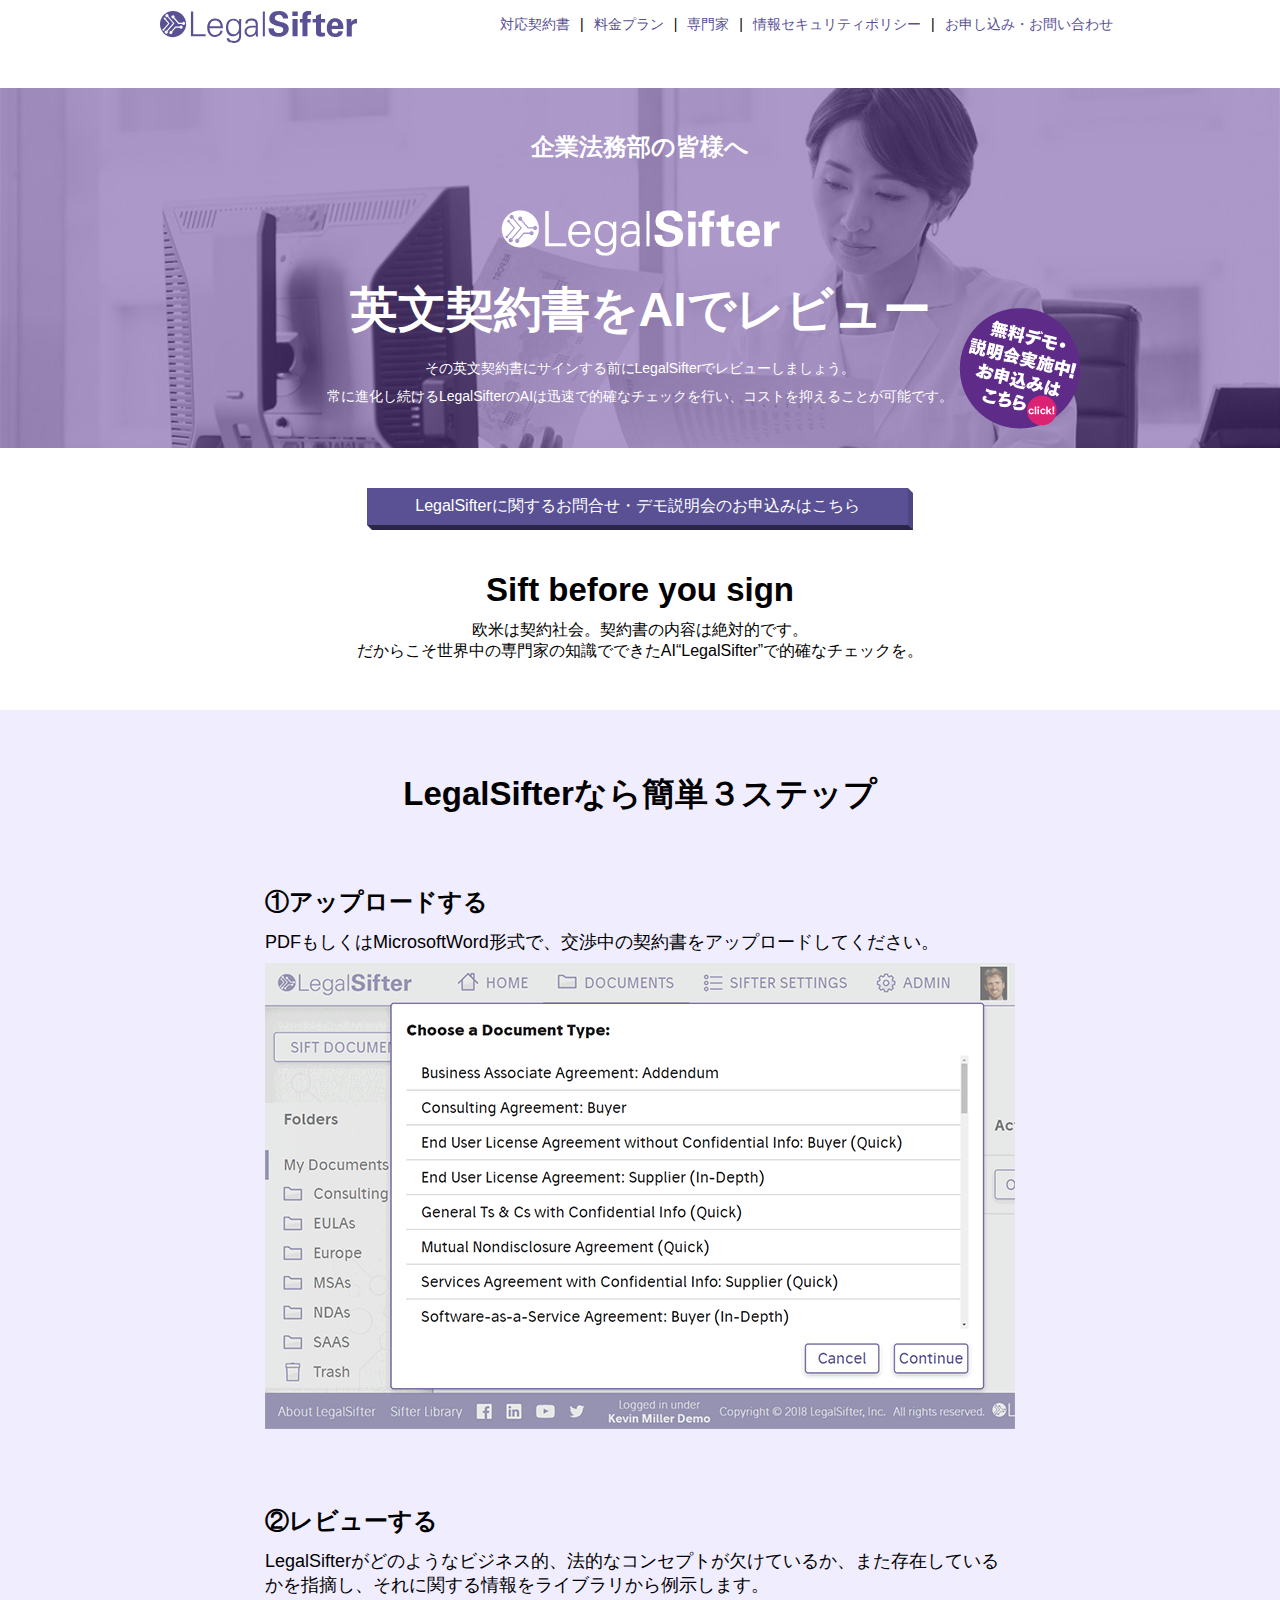
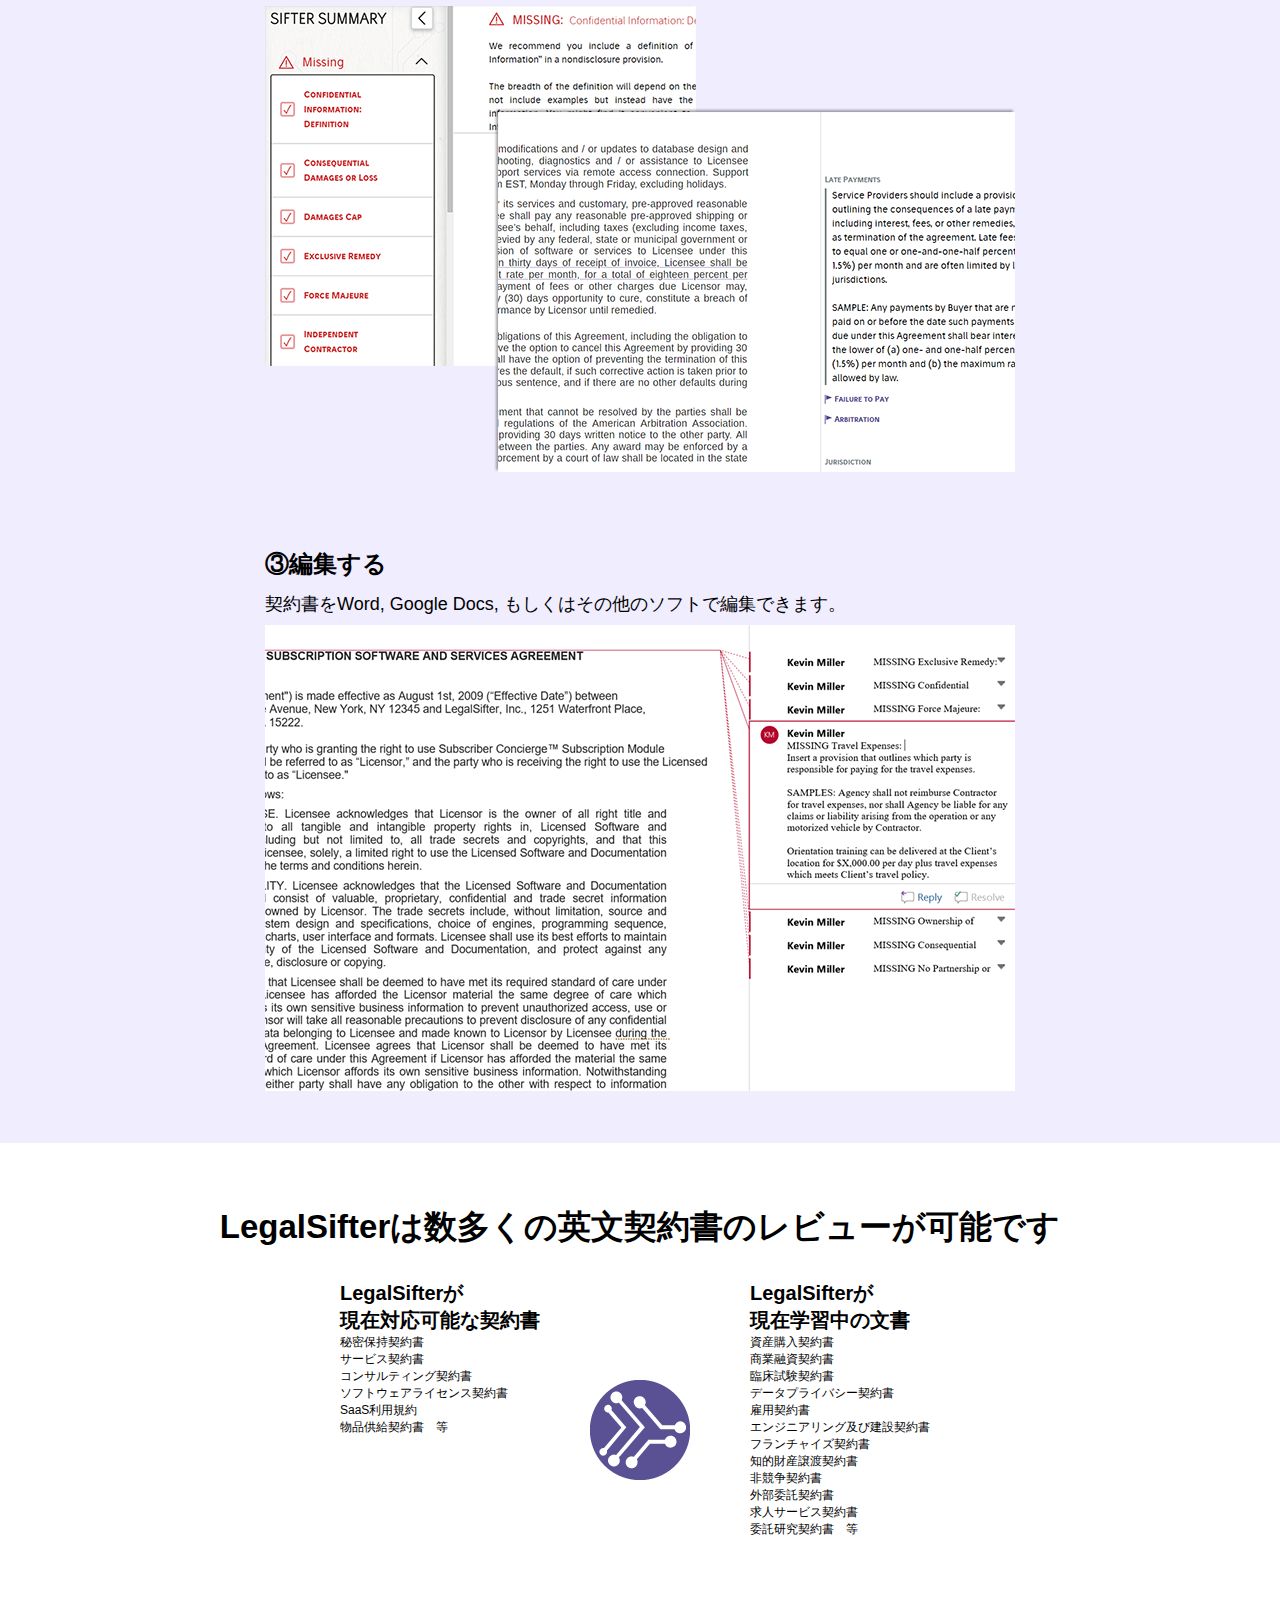
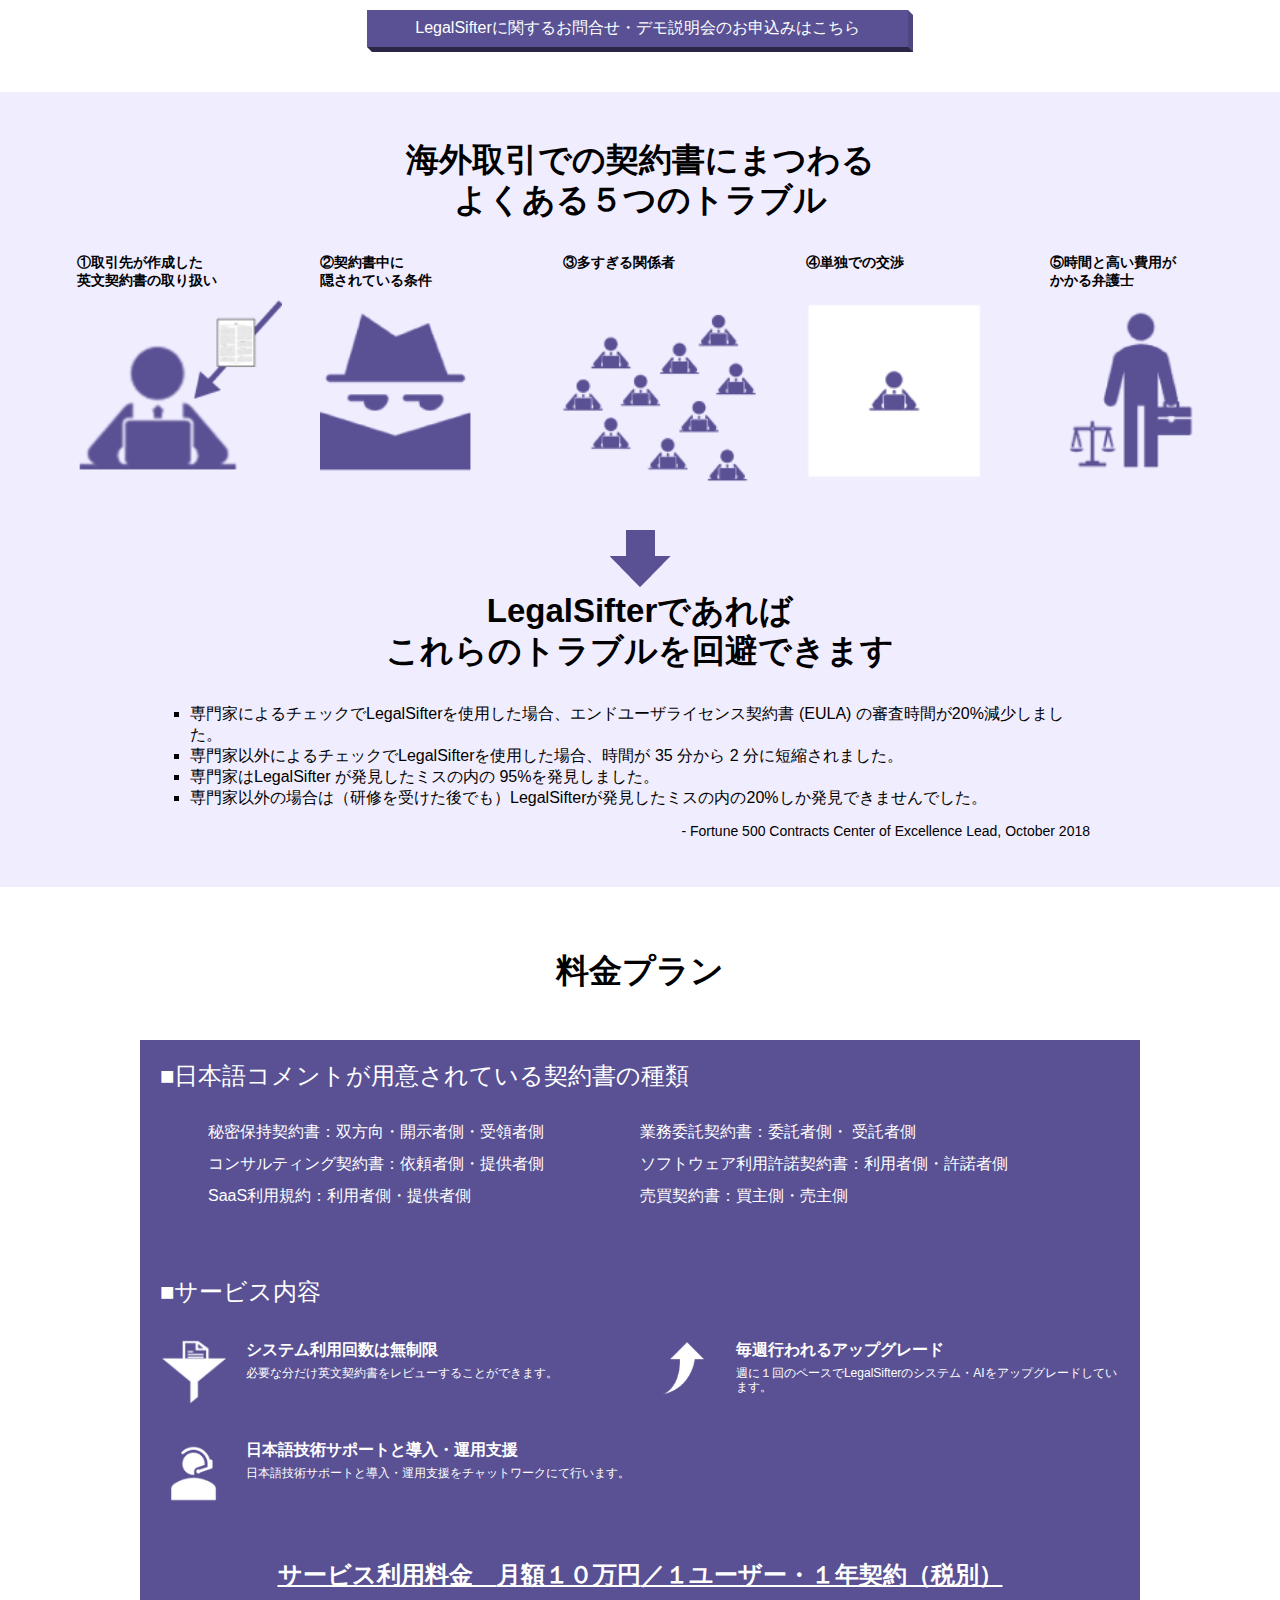
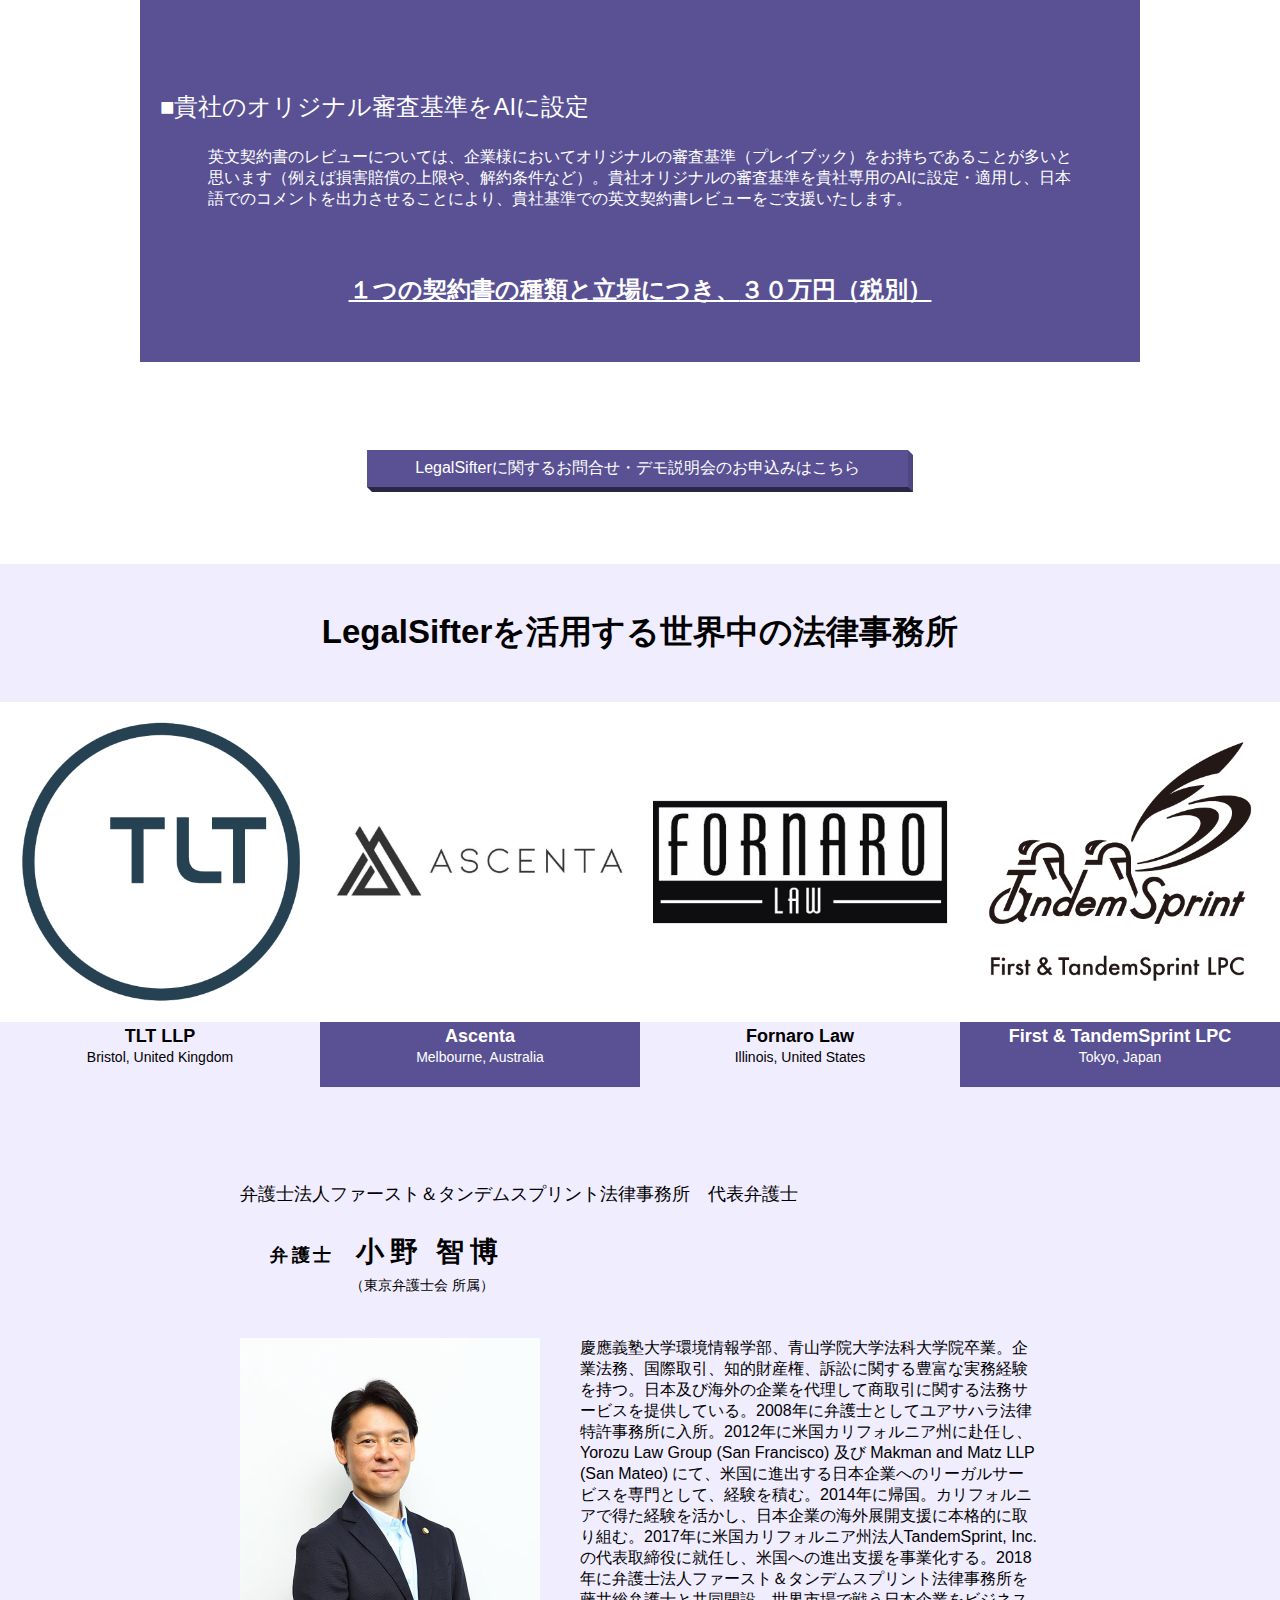
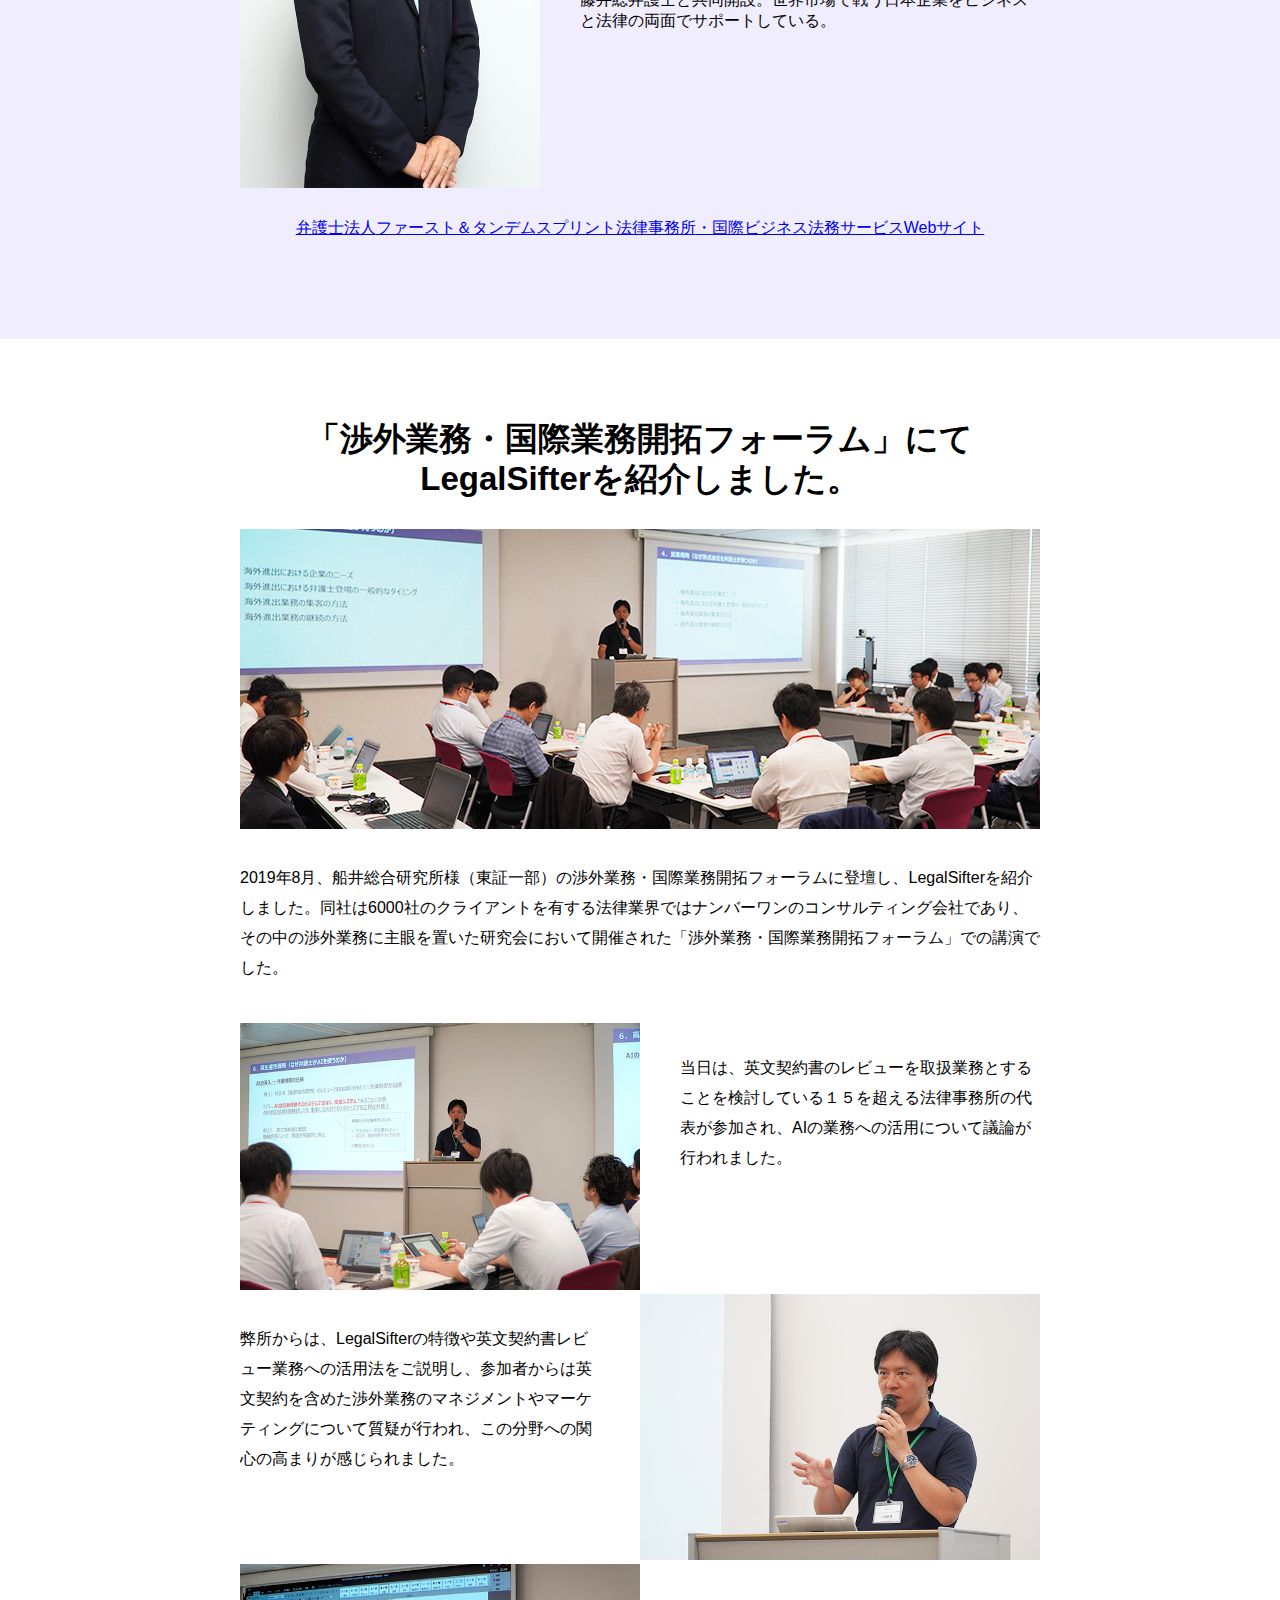
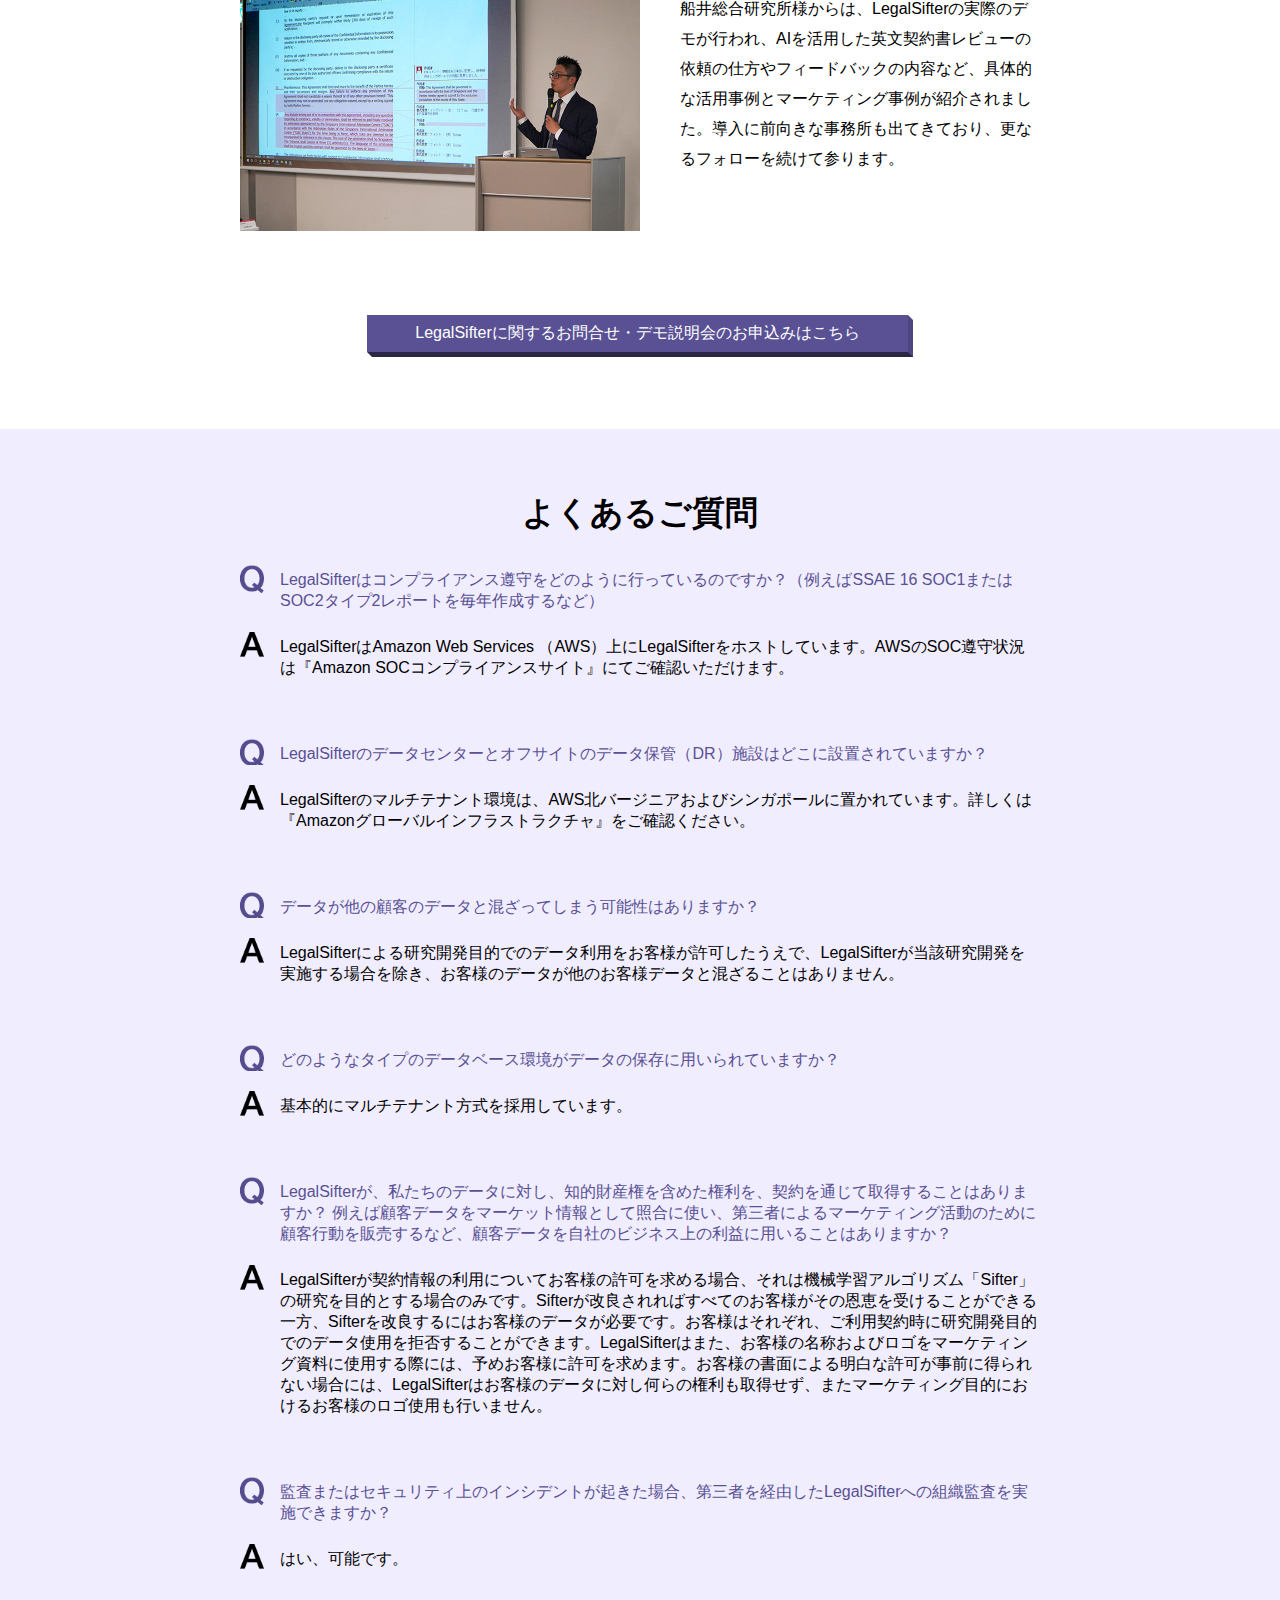
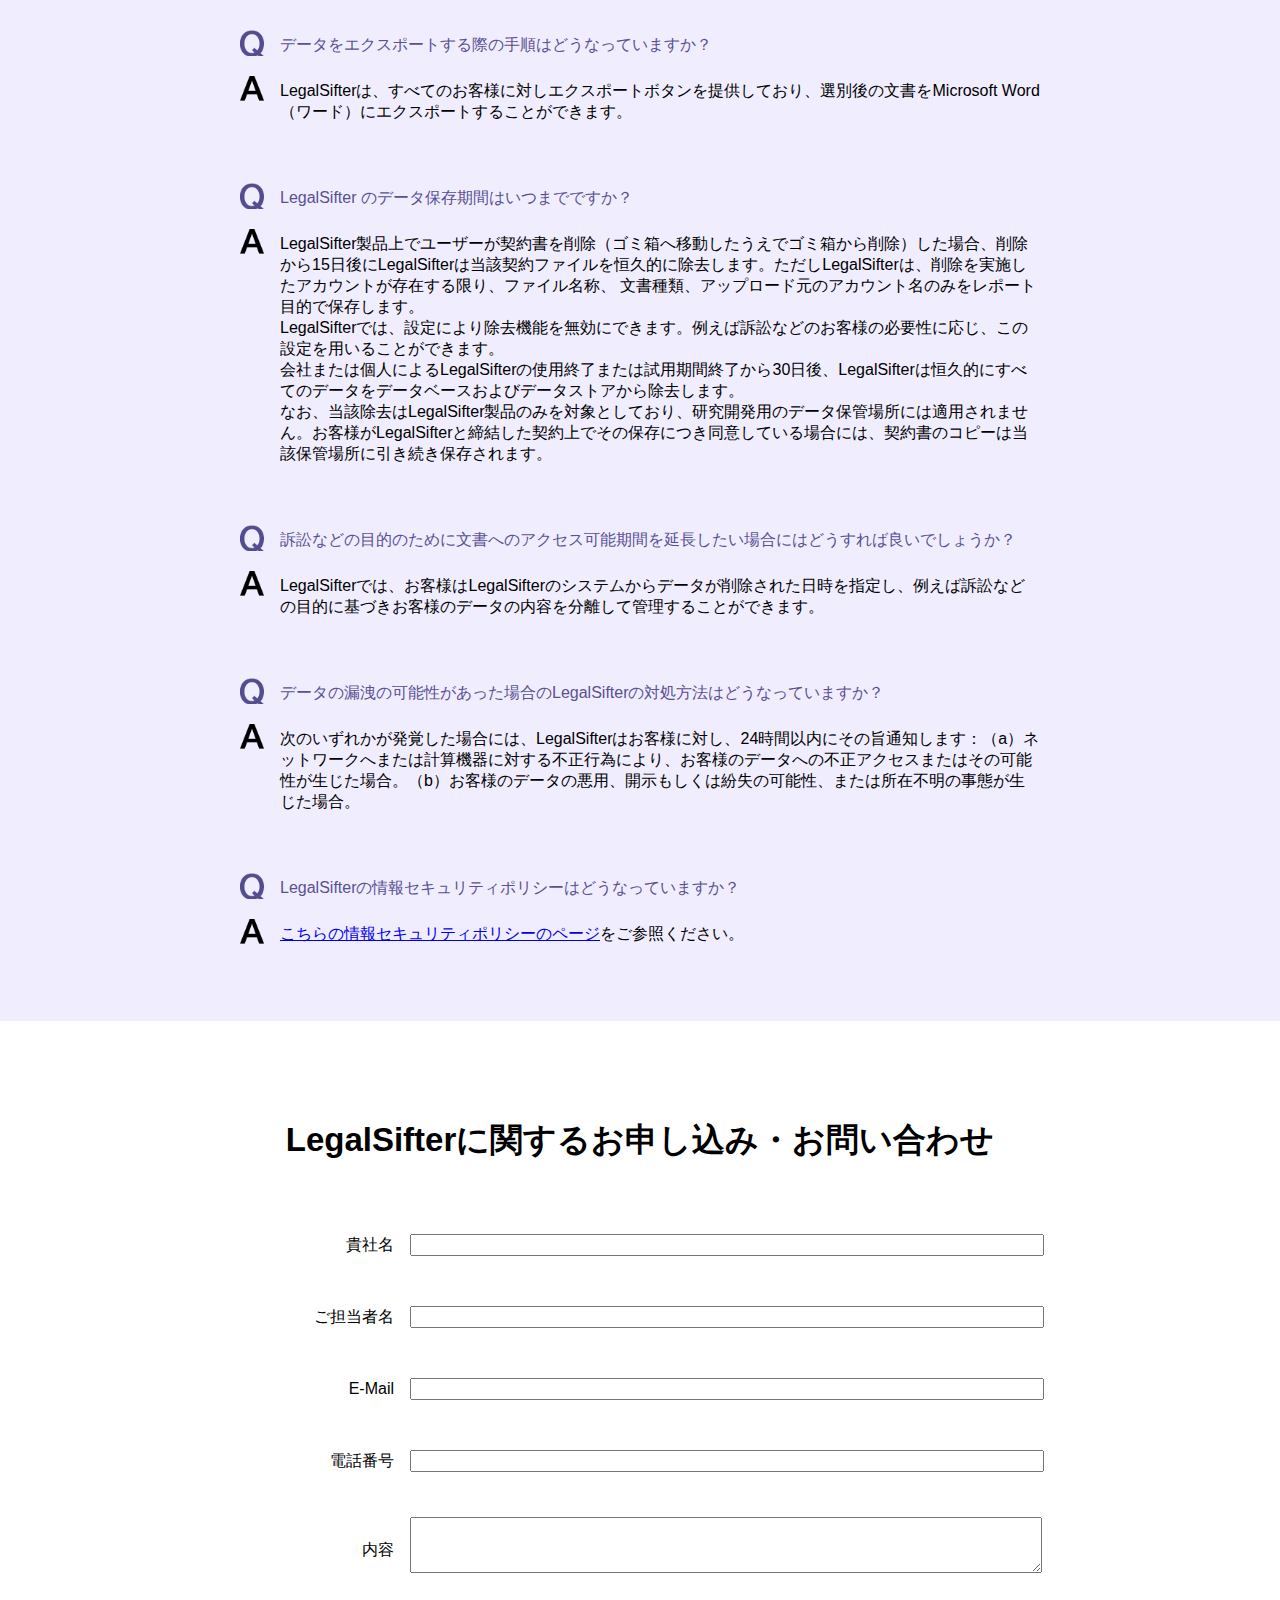
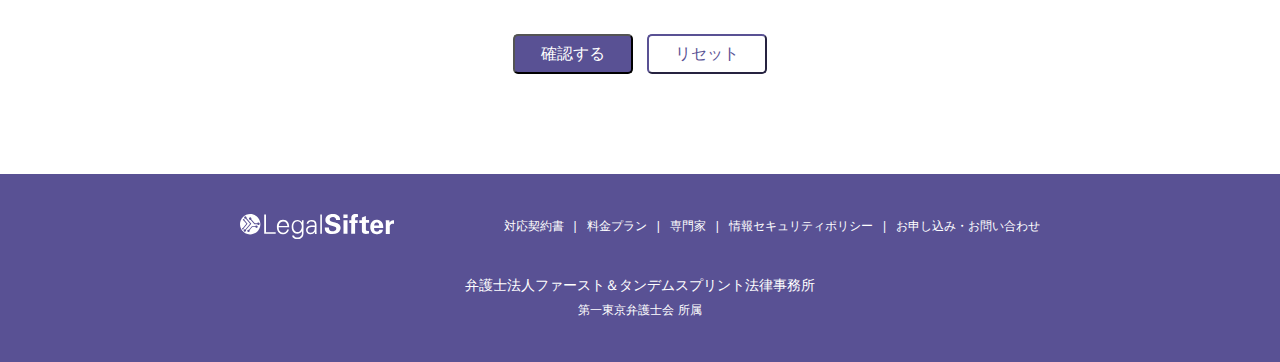
<file: index.html>
<!doctype html>
<html>

<head>
	<meta charset="UTF-8">
	<title>LegalSifter</title>
	<!-- Google Tag Manager -->
	<script>
		(function(w, d, s, l, i) {
			w[l] = w[l] || [];
			w[l].push({
				'gtm.start': new Date().getTime(),
				event: 'gtm.js'
			});
			var f = d.getElementsByTagName(s)[0],
				j = d.createElement(s),
				dl = l != 'dataLayer' ? '&l=' + l : '';
			j.async = true;
			j.src = 'https://www.googletagmanager.com/gtm.js?id=' + i + dl;
			f.parentNode.insertBefore(j, f);
		})(window, document, 'script', 'dataLayer', 'GTM-5QKWCSV');
	</script>
	<!-- End Google Tag Manager -->
	<meta name="viewport" content="width=device-width,initial-scale=1.0">
	<meta name="Description" content="LegalSifterは英文契約書をレビューするAIシステムです。 常に進化し続けるLegalSifterのAIは迅速で的確なチェックを行い、コストを抑えることが可能です。LegalSifterは数多くの英文契約書のレビューが可能です。">
	<meta name="Keywords" content="LegalSifter,英文契約書,レビュー,AI">
	<link rel="stylesheet" type="text/css" href="http://yui.yahooapis.com/3.18.1/build/cssreset/cssreset-min.css">
	<link rel="stylesheet" type="text/css" href="css/reset.css">
	<link rel="stylesheet" type="text/css" href="css/legalsifter.css">
	<script src="//code.jquery.com/jquery-1.11.3.min.js"></script>
	<script>
		$(function() {
			$('.menu').on('click', function() {
				$(this).toggleClass('active');
				$("#nav").toggleClass('active');
			})
		})
		$(function() {
			$('#nav a').on('click', function() {
				$('#nav').toggleClass('active');
				$(".menu").toggleClass('active');
			})
		});
	</script>
	<script>
		$(document).ready(function() {
			var pagetop = $('.pagetop');
			$(window).scroll(function() {
				if ($(this).scrollTop() > 70) {
					pagetop.fadeIn();
				} else {
					pagetop.fadeOut();
				}
			});
			pagetop.click(function() {
				$('body, html').animate({
					scrollTop: 0
				}, 500);
				return false;
			});
		});
	</script>
	<script>
		/*スムーズスクロール*/
		$(function() {
			// #で始まるアンカーをクリックした場合に処理
			$('a[href^=#]').click(function() {
				// スクロールの速度
				var speed = 1000; // ミリ秒
				// アンカーの値取得
				var href = $(this).attr("href");
				// 移動先を取得
				var target = $(href == "#" || href == "" ? 'html' : href);
				// 移動先を数値で取得
				var position = target.offset().top;
				// スムーススクロール
				$('body,html').animate({
					scrollTop: position
				}, speed, 'swing');
				return false;
			});
		});
	</script>
</head>

<body>
	<!-- Google Tag Manager (noscript) -->
	<noscript><iframe src="https://www.googletagmanager.com/ns.html?id=GTM-5QKWCSV" height="0" width="0" style="display:none;visibility:hidden"></iframe></noscript>
	<!-- End Google Tag Manager (noscript) -->
	<div class="PCmenu">
		<a href="#">
			<h1>
				<svg version="1.1" xmlns="http://www.w3.org/2000/svg" xmlns:xlink="http://www.w3.org/1999/xlink" x="0px" y="0px" width="197.285px" height="32px" viewBox="276.558 143.96 197.285 32" enable-background="new 276.558 143.96 197.285 32" xml:space="preserve">
					<g>
						<path fill="#595194" d="M307.493,169.288v-24.827h2.271v22.791h12.453v2.036H307.493z" />
						<path fill="#595194" d="M326.133,161.145c0,3.681,1.723,6.812,5.952,6.812c2.428-0.078,4.464-1.725,4.934-4.15h2.193
		c-0.626,3.76-4.072,6.344-7.832,6.03c-5.169,0-7.597-4.465-7.597-9.164c0-4.699,2.584-9.163,7.753-9.163
		c5.796,0,7.989,4.229,7.989,9.635H326.133L326.133,161.145z M337.254,159.264c-0.235-3.368-2.036-5.874-5.639-5.874
		c-3.603,0-5.169,2.819-5.404,5.874H337.254z" />
						<path fill="#595194" d="M355.738,151.979h2.115c0,1.175-0.157,2.585-0.157,3.917v10.417c0,3.445,0.157,7.049-3.681,8.851
		c-1.253,0.627-2.584,0.86-3.916,0.783c-3.211,0-6.814-1.097-6.814-4.621h2.271c0.235,2.036,2.663,2.741,4.855,2.741
		c2.741,0.078,5.091-2.036,5.248-4.777v-3.211c-1.175,2.036-3.29,3.211-5.639,3.211c-5.169,0-7.44-3.994-7.44-8.693
		c0-4.699,2.115-9.007,7.362-9.007c2.35,0,4.464,1.175,5.717,3.211v-0.157L355.738,151.979L355.738,151.979z M350.099,153.311
		c-3.759,0-5.326,3.759-5.326,6.971c0,3.212,1.566,6.97,5.404,6.97c3.838,0,5.482-3.682,5.482-7.049c0-3.368-1.88-6.813-5.561-6.813
		L350.099,153.311L350.099,153.311z" />
						<path fill="#595194" d="M372.263,157.149c-0.235-2.82-1.566-3.759-4.073-3.759c-2.193,0-3.994,0.626-4.229,2.976h-2.193
		c0.548-3.524,3.211-4.856,6.5-4.856c3.837,0,6.187,1.723,6.109,5.717v8.224c0,1.331,0.078,2.74,0.157,3.915h-2.115v-2.584
		l-0.079,0.233c-1.253,1.803-3.211,2.82-5.404,2.82c-2.898,0.234-5.561-1.88-5.795-4.855c-0.235-2.429,1.253-4.7,3.524-5.482
		c2.271-1.018,5.326-0.626,7.832-0.783L372.263,157.149z M367.094,167.879c4.464,0,5.326-3.76,5.169-7.361
		c-2.898,0.078-9.085-0.471-9.085,3.916c0,1.879,1.566,3.445,3.446,3.445H367.094z" />
						<path fill="#595194" d="M381.427,169.288h-2.036v-24.827h2.036V169.288z" />
						<path fill="#595194" d="M390.512,161.378c-0.392,2.192,1.098,4.308,3.289,4.699c0.393,0.078,0.783,0.078,1.254,0
		c2.897,0,4.776-1.331,4.776-3.446c0-2.113-1.566-2.584-4.776-3.367c-5.953-1.488-9.164-3.211-9.164-7.519
		c0-4.307,2.897-7.753,9.868-7.753c2.819-0.235,5.562,0.862,7.52,2.898c1.019,1.332,1.487,2.976,1.41,4.621h-5.17
		c0.078-2.036-1.565-3.759-3.604-3.837h-0.47c-2.506,0-4.072,1.331-4.072,3.368c0,2.271,1.801,2.741,5.404,3.603
		c4.307,1.018,8.536,2.193,8.536,7.048c0,4.465-3.76,8.066-10.573,8.066c-9.555,0-9.555-6.107-9.633-8.535L390.512,161.378
		L390.512,161.378z" />
						<path fill="#595194" d="M408.916,144.461h5.404v4.464h-5.404V144.461z M409.073,151.979h5.091v17.309h-5.091V151.979z" />
						<path fill="#595194" d="M419.02,155.583h-2.584v-3.603h2.584v-2.428c0-3.054,1.02-5.561,5.952-5.561
		c0.939,0,1.803,0.078,2.741,0.157v3.524c-0.312-0.079-0.705-0.079-1.097-0.079c-2.584,0-2.584,1.332-2.584,2.271v2.036h3.211v3.603
		h-3.211v13.784h-5.014L419.02,155.583L419.02,155.583z" />
						<path fill="#595194" d="M441.653,169.055c-1.253,0.391-2.584,0.547-3.994,0.547c-5.091,0-5.091-3.211-5.091-4.699v-9.477h-3.367
		v-3.446h3.289v-3.368l5.091-1.879v5.169h4.151v3.446h-4.151v7.832c0,1.566,0,2.584,2.271,2.584c0.549,0,1.176,0,1.724-0.078
		L441.653,169.055z" />
						<path fill="#595194" d="M448.232,161.927c0,1.097,0,4.62,3.523,4.62c1.488,0.078,2.819-0.939,3.055-2.428h4.62
		c-0.078,1.41-0.626,2.74-1.564,3.76c-1.646,1.487-3.838,2.191-6.109,2.036c-2.271,0.078-4.464-0.705-6.107-2.192
		c-1.566-1.881-2.43-4.309-2.271-6.813c-0.235-3.211,1.097-6.266,3.603-8.224c1.41-0.94,3.134-1.488,4.855-1.41
		c2.977-0.157,5.718,1.566,7.049,4.229c0.861,2.037,1.253,4.151,1.02,6.344L448.232,161.927z M454.654,158.715
		c0-0.783,0-3.916-3.055-3.916c-2.271,0-3.211,1.879-3.29,3.916H454.654L454.654,158.715z" />
						<path fill="#595194" d="M463.27,156.209c0-0.861-0.155-3.368-0.233-4.308h4.776l0.078,3.368c0.627-1.488,1.802-3.603,5.952-3.368
		v4.621c-5.169-0.47-5.481,2.193-5.481,4.308v8.536h-5.092V156.209L463.27,156.209z" />
						<path fill="#595194" d="M302.716,157.07c0,7.206-5.874,13.079-13.079,13.079c-7.205,0-13.079-5.795-13.079-13.079
		c0-7.205,5.874-13.079,13.079-13.079C296.842,143.991,302.716,149.865,302.716,157.07z M292.3,160.673h3.837
		c0.313,0.862,1.175,1.254,2.036,0.94c0.862-0.313,1.253-1.175,0.94-2.037c-0.313-0.862-1.175-1.253-2.036-0.94
		c-0.47,0.157-0.783,0.548-0.94,0.94h-4.308l-3.837,4.464c-0.783-0.313-1.723,0.078-2.037,0.938
		c-0.313,0.783,0.079,1.725,0.94,2.037c0.783,0.312,1.723-0.078,2.037-0.939c0.156-0.471,0.156-0.939-0.079-1.331
		C288.854,164.746,292.299,160.673,292.3,160.673z M290.968,156.366l-6.109-7.127c0.392-0.783,0.078-1.723-0.705-2.115
		c-0.783-0.392-1.723-0.078-2.115,0.705c-0.392,0.783-0.078,1.723,0.705,2.114c0.392,0.235,0.94,0.235,1.332,0l5.482,6.344
		l-6.188,7.283c-0.861-0.312-1.723,0.156-2.036,0.939c-0.313,0.861,0.157,1.723,0.94,2.036c0.861,0.313,1.723-0.155,2.036-0.938
		c0.157-0.471,0.078-0.94-0.157-1.332L290.968,156.366z M286.112,156.366l-3.916-4.542c0.235-0.548-0.078-1.097-0.548-1.332
		c-0.548-0.157-1.096,0.079-1.331,0.626c-0.235,0.548,0.078,1.097,0.548,1.332c0.156,0.078,0.313,0.078,0.47,0.078l3.368,3.916
		l-4.542,5.326c-0.548-0.078-1.097,0.313-1.175,0.861c-0.078,0.549,0.313,1.098,0.861,1.176c0.548,0.078,1.097-0.312,1.175-0.861
		v-0.471L286.112,156.366z M298.722,155.817h-3.211l-4.542-5.247c0.392-0.783,0.157-1.723-0.626-2.193
		c-0.783-0.392-1.723-0.156-2.193,0.626c-0.47,0.784,0,1.88,0.705,2.271c0.392,0.235,0.94,0.235,1.332,0.078l4.777,5.561h3.681
		c0.313,0.861,1.175,1.253,2.036,0.939c0.861-0.313,1.253-1.175,0.94-2.036s-1.175-1.253-2.037-0.94
		C299.27,155.034,298.878,155.426,298.722,155.817" />
					</g>
				</svg>
			</h1>
		</a>
		<div id="PCnav">
			<ul>
				<li><a href="#anker1">対応契約書</a></li>
				<li>|</li>
				<li><a href="#anker2">料金プラン</a></li>
				<li>|</li>
				<li><a href="#anker3">専門家</a></li>
				<li>|</li>
				<li><a href="policy.html">情報セキュリティポリシー</a></li>
				<li>|</li>
				<li><a href="#anker4">お申し込み・お問い合わせ</a></li>
			</ul>
		</div>
	</div>
	<div class="fullscreenmenu">
		<div id="nav">
			<ul>
				<li><a href="index.html"><img src="img/overlayMenuHeader.png" alt="LegalSifter" width="100%"></a></li>
				<li><a href="#anker1">対応契約書</a></li>
				<li><a href="#anker2">料金プラン</a></li>
				<li><a href="#anker3">専門家</a></li>
				<li><a href="policy.html">情報セキュリティポリシー</a></li>
				<li><a href="#anker4">お申し込み・お問い合わせ</a></li>
			</ul>
		</div>
	</div>
	<div class="menu">
		<span></span>
		<span></span>
		<span></span>
	</div>


	<div class="topimg-wrap">
		<img src="img/topimg.jpg" class="width100" alt="">
		<p class="top-client">企業法務部の皆様へ</p>
		<p class="top-logo"><img src="img/logo-whiteh45.png" alt=""></p>
		<p class="top-catch">英文契約書をAIでレビュー</p>
		<p class="top-lead">その英文契約書にサインする前に<br class="SPbr">LegalSifterでレビューしましょう。<br>常に進化し続けるLegalSifterのAIは<br class="SPbr">迅速で的確なチェックを行い、<br class="SPbr">コストを抑えることが可能です。</p>
		<p class="top-click"><a href="#anker4"><img src="img/top-click.png" alt="LegalSifterに関するお問合せ・デモ説明会のお申込みはこちら"></a></p>
	</div>

	<div class="btn-wrap">
		<a href="#anker4" class="btn-square-slant">LegalSifterに関するお問合せ・デモ説明会のお申込みはこちら</a>
	</div>

	<div class="secondcopy mgn-btm3em">
		<p class="catchfont mgn-btm03em">Sift before you sign</p>
		<p>欧米は契約社会。契約書の内容は絶対的です。<br>
			だからこそ世界中の専門家の知識でできたAI<br class="SPbr">“LegalSifter”で的確なチェックを。</p>
	</div>

	<div class="block03 pdg-top4em pdg-btm3em">
		<p class="catchfont mgn-btm03em">LegalSifterなら簡単３ステップ</p>
		<div class="b3__inner">
			<div class="komidashi">①アップロードする</div>
			<div class="setsumei">PDFもしくはMicrosoftWord形式で、交渉中の契約書をアップロードしてください。</div>
			<img src="img/wind-sift.png" alt="">

			<div class="komidashi">②レビューする</div>
			<div class="setsumei">LegalSifterがどのようなビジネス的、法的なコンセプトが欠けているか、また存在しているかを指摘し、それに関する情報をライブラリから例示します。</div>
			<img src="img/wind-miss.png" alt="">

			<div class="komidashi">③編集する</div>
			<div class="setsumei">契約書をWord, Google Docs, もしくはその他のソフトで編集できます。</div>
			<img src="img/wind-edit.png" alt="">
		</div>
	</div>

	<div class="block04 pdg-top4em pdg-btm2em" id="anker1">
		<p class="catchfont mgn-btm1em">LegalSifterは数多くの<br class="SPbr">英文契約書のレビューが可能です</p>
		<div class="overflow">
			<div class="threebox2-L"><span class="komidashi">LegalSifterが<br>現在対応可能な契約書</span><br>
				秘密保持契約書<br>
				サービス契約書<br>
				コンサルティング契約書<br>
				ソフトウェアライセンス契約書<br>
				SaaS利用規約<br>
				物品供給契約書　等
			</div>
			<div class="threebox2-C"><img src="img/mark_h100.png" alt=""></div>
			<div class="threebox2-R"><span class="komidashi">LegalSifterが<br>現在学習中の文書</span><br>
				資産購入契約書<br>
				商業融資契約書<br>
				臨床試験契約書<br>
				データプライバシー契約書<br>
				雇用契約書<br>
				エンジニアリング及び建設契約書<br>
				フランチャイズ契約書<br>
				知的財産譲渡契約書<br>
				非競争契約書<br>
				外部委託契約書<br>
				求人サービス契約書<br>
				委託研究契約書　等
			</div>
		</div>
	</div>

	<div class="btn-wrap">
		<a href="#anker4" class="btn-square-slant">LegalSifterに関するお問合せ・デモ説明会のお申込みはこちら</a>
	</div>

	<div class="block05 pdg-top3em pdg-btm3em">
		<p class="catchfont mgn-btm1em">海外取引での契約書にまつわる<br>よくある５つのトラブル</p>
		<div class="overflow">
			<div class="fivebox1">①取引先が作成した<br>英文契約書の取り扱い<br><img src="img/trouble-01.png" alt=""></div>
			<div class="fivebox2">②契約書中に<br>隠されている条件<br><img src="img/trouble-02.png" alt=""></div>
			<div class="fivebox3">③多すぎる関係者<br><br><img src="img/trouble-03.png" alt=""></div>
			<div class="fivebox4">④単独での交渉<br><br><img src="img/trouble-04.png" alt=""></div>
			<div class="fivebox5">⑤時間と高い費用が<br>かかる弁護士<br><img src="img/trouble-05.png" alt=""></div>
		</div>
		<div class="arrow pdg-top2em"><img src="img/arrow.png" alt=""></div>
		<p class="catchfont mgn-btm1em">LegalSifterであれば<br>これらのトラブルを回避できます</p>
		<div class="list-block05">
			<ul>
				<li>専門家によるチェックでLegalSifterを使用した場合、エンドユーザライセンス契約書 (EULA) の審査時間が20%減少しました。</li>
				<li>専門家以外によるチェックでLegalSifterを使用した場合、時間が 35 分から 2 分に短縮されました。</li>
				<li>専門家はLegalSifter が発見したミスの内の 95%を発見しました。</li>
				<li>専門家以外の場合は（研修を受けた後でも）LegalSifterが発見したミスの内の20%しか発見できませんでした。</li>
			</ul>
		</div>
		<div class="list-caption pdg-top1em">- Fortune 500 Contracts Center of Excellence Lead, <br class="SPbr">October 2018</div>
	</div>



	<div class="block06 pdg-top4em pdg-btm3em" id="anker2">
		<p class="catchfont mgn-btm15em">料金プラン</p>
		<div class="plandetail">

			<p class="planservice pdg-btm1em">■日本語コメントが用意されている契約書の種類</p>
			<div class="overflow planfloatbox">
				<div class="flotL planfloat">
					秘密保持契約書：双方向・開示者側・受領者側
				</div>
				<div class="flotL planfloat">
					業務委託契約書：委託者側・ 受託者側
				</div>
				<div class="flotL planfloat">
					コンサルティング契約書：依頼者側・提供者側
				</div>
				<div class="flotL planfloat">
					ソフトウェア利用許諾契約書：利用者側・許諾者側
				</div>
				<div class="flotL planfloat">
					SaaS利用規約：利用者側・提供者側
				</div>
				<div class="flotL planfloat">
					売買契約書：買主側・売主側
				</div>
			</div>

			<p class="planservice pdg-top2em">■サービス内容</p>
			<div class="overflow">
				<div class="planilloption mgn-r2">
					<img src="img/ess-sift.png" alt="">
				</div>
				<div class="plantextoption mgn-r2">
					<p class="planbold">システム利用回数は無制限</p>
					<p class="plancaption">必要な分だけ英文契約書をレビューすることができます。</p>
				</div>
				<div class="planilloption mgn-r2">
					<img src="img/ess-upgrade.png" alt="">
				</div>
				<div class="plantextoption">
					<p class="planbold">毎週行われるアップグレード</p>
					<p class="plancaption">週に１回のペースでLegalSifterのシステム・AIをアップグレードしています。</p>
				</div>
			</div>
			<div class="overflow">
				<div class="planilloption mgn-r2">
					<img src="img/ess-tech.png" alt="">
				</div>
				<div class="plantextoption mgn-r2">
					<p class="planbold">日本語技術サポートと導入・運用支援</p>
					<p class="plancaption">日本語技術サポートと導入・運用支援をチャットワークにて行います。</p>
				</div>
			</div>
			<p class="plan__price pdg-btm2em pdg-top2em">サービス利用料金　<br class="SPbr">月額１０万円<br class="SPbr">／１ユーザー・１年契約（税別）</p>

		</div>
		<div class="plandetail">
			<p class="planservice pdg-btm1em">■貴社のオリジナル審査基準をAIに設定</p>
			<div class="plan__original_ai_box">
				英文契約書のレビューについては、企業様においてオリジナルの審査基準（プレイブック）をお持ちであることが多いと思います（例えば損害賠償の上限や、解約条件など）。貴社オリジナルの審査基準を貴社専用のAIに設定・適用し、日本語でのコメントを出力させることにより、貴社基準での英文契約書レビューをご支援いたします。
			</div>
			<p class="plan__price pdg-btm1em pdg-top2em">１つの契約書の種類と立場につき、<br class="SPbr">３０万円（税別）</p>
		</div>
	</div>

	<div class="btn-wrap pdg-btm2em">
		<a href="#anker4" class="btn-square-slant">LegalSifterに関するお問合せ・デモ説明会のお申込みはこちら</a>
	</div>

	<div class="block07 pdg-top3em" id="anker3">
		<p class="catchfont pdg-btm15em">LegalSifterを活用する<br class="SPbr">世界中の法律事務所</p>
		<div class="overflow">
			<div class="prof">
				<img src="img/logo-tlt.png">
				<p class="profname">TLT LLP</p>
				<p class="proftext">Bristol, United Kingdom</p>
			</div>
			<div class="prof2">
				<img src="img/logo-ascenta.png">
				<p class="profname">Ascenta</p>
				<p class="proftext">Melbourne, Australia</p>
			</div>
			<div class="prof3">
				<img src="img/logo-fernaro.png">
				<p class="profname">Fornaro Law</p>
				<p class="proftext">Illinois, United States</p>
			</div>
			<div class="prof4">
				<a href="https://pm-lawyer.com/service/contract-negotiation/english-agreement/" target="_blank"><img src="img/logo-fts.png"></a>
				<p class="profname">First & TandemSprint LPC</p>
				<p class="proftext">Tokyo, Japan</p>
			</div>
		</div>
	</div>

	<div class="block08">
		<div class="block08-second">
			<div id="eight2-lpc">
				弁護士法人ファースト＆タンデムスプリント<br class="SPbr">法律事務所　代表弁護士
			</div>
			<div id="eight2-name"><span class="eight2-small">弁護士　</span>小野 智博<br><span class="shozoku">（東京弁護士会 所属）</span></div>
			<div class="overflow">
				<div id="eight2-img"><img src="img/profile.jpg"></div>
				<div id="eight2-txt">
					慶應義塾大学環境情報学部、青山学院大学法科大学院卒業。企業法務、国際取引、知的財産権、訴訟に関する豊富な実務経験を持つ。日本及び海外の企業を代理して商取引に関する法務サービスを提供している。2008年に弁護士としてユアサハラ法律特許事務所に入所。2012年に米国カリフォルニア州に赴任し、 Yorozu Law Group (San Francisco) 及び Makman and Matz LLP (San Mateo) にて、米国に進出する日本企業へのリーガルサービスを専門として、経験を積む。2014年に帰国。カリフォルニアで得た経験を活かし、日本企業の海外展開支援に本格的に取り組む。2017年に米国カリフォルニア州法人TandemSprint, Inc.の代表取締役に就任し、米国への進出支援を事業化する。2018年に弁護士法人ファースト＆タンデムスプリント法律事務所を藤井総弁護士と共同開設。世界市場で戦う日本企業をビジネスと法律の両面でサポートしている。 </div>
			</div>
			<div id="eight2-url">
				<a href="https://pm-lawyer.com/" target="_blank">
					弁護士法人<br class="SPbr">ファースト＆タンデムスプリント法律事務所<br class="SPbr">・国際ビジネス法務サービスWebサイト
				</a>
			</div>
		</div>

	</div>

	<div class="block10">
		<span class="catchfont">
			「渉外業務・国際業務開拓<br class="SPbr">フォーラム」にて<br>
			LegalSifterを紹介しました。</span>
		<div class="block10-titleimg"><img src="img/forum-title.jpg"></div>

		<div class="block10-01">
			2019年8月、船井総合研究所様（東証一部）の渉外業務・国際業務開拓フォーラムに登壇し、LegalSifterを紹介しました。同社は6000社のクライアントを有する法律業界ではナンバーワンのコンサルティング会社であり、その中の渉外業務に主眼を置いた研究会において開催された「渉外業務・国際業務開拓フォーラム」での講演でした。
		</div>
		<div class="overflow">
			<div class="flotR block10-02">
				当日は、英文契約書のレビューを取扱業務とすることを検討している１５を超える法律事務所の代表が参加され、AIの業務への活用について議論が行われました。
			</div>
			<div class="flotL block10-03"><img src="img/forum-1.jpg"></div>
		</div>
		<div class="overflow">
			<div class="flotL block10-04">
				弊所からは、LegalSifterの特徴や英文契約書レビュー業務への活用法をご説明し、参加者からは英文契約を含めた渉外業務のマネジメントやマーケティングについて質疑が行われ、この分野への関心の高まりが感じられました。
			</div>
			<div class="flotL block10-03"><img src="img/forum-2.jpg"></div>
		</div>
		<div class="overflow">
			<div class="flotR block10-02">
				船井総合研究所様からは、LegalSifterの実際のデモが行われ、AIを活用した英文契約書レビューの依頼の仕方やフィードバックの内容など、具体的な活用事例とマーケティング事例が紹介されました。導入に前向きな事務所も出てきており、更なるフォローを続けて参ります。
			</div>
			<div class="flotL block10-03"><img src="img/forum-3.jpg"></div>
		</div>
	</div>

	<div class="btn-wrap pdg-btm2em">
		<a href="#anker4" class="btn-square-slant">LegalSifterに関するお問合せ・デモ説明会のお申込みはこちら</a>
	</div>



	<div class="block_q_a">
		<p class="catchfont">よくあるご質問</p>
		<div class="q_a__inner">
			<dl>
				<!-- Q1 -->
				<dt>LegalSifterはコンプライアンス遵守をどのように行っているのですか？（例えばSSAE 16 SOC1またはSOC2タイプ2レポートを毎年作成するなど）</dt>
				<dd>LegalSifterはAmazon Web Services （AWS）上にLegalSifterをホストしています。AWSのSOC遵守状況は『Amazon SOCコンプライアンスサイト』にてご確認いただけます。</dd>
			</dl>
			<dl>
				<!-- Q2 -->
				<dt>LegalSifterのデータセンターとオフサイトのデータ保管（DR）施設はどこに設置されていますか？</dt>
				<dd>LegalSifterのマルチテナント環境は、AWS北バージニアおよびシンガポールに置かれています。詳しくは『Amazonグローバルインフラストラクチャ』をご確認ください。</dd>
			</dl>
			<dl>
				<!-- Q3 -->
				<dt>データが他の顧客のデータと混ざってしまう可能性はありますか？</dt>
				<dd>LegalSifterによる研究開発目的でのデータ利用をお客様が許可したうえで、LegalSifterが当該研究開発を実施する場合を除き、お客様のデータが他のお客様データと混ざることはありません。</dd>
			</dl>
			<dl>
				<!-- Q4 -->
				<dt>どのようなタイプのデータベース環境がデータの保存に用いられていますか？</dt>
				<dd>基本的にマルチテナント方式を採用しています。</dd>
			</dl>
			<dl>
				<!-- Q5 -->
				<dt>LegalSifterが、私たちのデータに対し、知的財産権を含めた権利を、契約を通じて取得することはありますか？ 例えば顧客データをマーケット情報として照合に使い、第三者によるマーケティング活動のために顧客行動を販売するなど、顧客データを自社のビジネス上の利益に用いることはありますか？ </dt>
				<dd>LegalSifterが契約情報の利用についてお客様の許可を求める場合、それは機械学習アルゴリズム「Sifter」の研究を目的とする場合のみです。Sifterが改良されればすべてのお客様がその恩恵を受けることができる一方、Sifterを改良するにはお客様のデータが必要です。お客様はそれぞれ、ご利用契約時に研究開発目的でのデータ使用を拒否することができます。LegalSifterはまた、お客様の名称およびロゴをマーケティング資料に使用する際には、予めお客様に許可を求めます。お客様の書面による明白な許可が事前に得られない場合には、LegalSifterはお客様のデータに対し何らの権利も取得せず、またマーケティング目的におけるお客様のロゴ使用も行いません。</dd>
			</dl>
			<dl>
				<!-- Q6 -->
				<dt>監査またはセキュリティ上のインシデントが起きた場合、第三者を経由したLegalSifterへの組織監査を実施できますか？</dt>
				<dd>はい、可能です。</dd>
			</dl>
			<dl>
				<!-- Q7 -->
				<dt>データをエクスポートする際の手順はどうなっていますか？</dt>
				<dd>LegalSifterは、すべてのお客様に対しエクスポートボタンを提供しており、選別後の文書をMicrosoft Word（ワード）にエクスポートすることができます。</dd>
			</dl>
			<dl>
				<!-- Q8 -->
				<dt>LegalSifter のデータ保存期間はいつまでですか？</dt>
				<dd>LegalSifter製品上でユーザーが契約書を削除（ゴミ箱へ移動したうえでゴミ箱から削除）した場合、削除から15日後にLegalSifterは当該契約ファイルを恒久的に除去します。ただしLegalSifterは、削除を実施したアカウントが存在する限り、ファイル名称、 文書種類、アップロード元のアカウント名のみをレポート目的で保存します。<br>LegalSifterでは、設定により除去機能を無効にできます。例えば訴訟などのお客様の必要性に応じ、この設定を用いることができます。<br>会社または個人によるLegalSifterの使用終了または試用期間終了から30日後、LegalSifterは恒久的にすべてのデータをデータベースおよびデータストアから除去します。<br>なお、当該除去はLegalSifter製品のみを対象としており、研究開発用のデータ保管場所には適用されません。お客様がLegalSifterと締結した契約上でその保存につき同意している場合には、契約書のコピーは当該保管場所に引き続き保存されます。</dd>
			</dl>
			<dl>
				<!-- Q9 -->
				<dt>訴訟などの目的のために文書へのアクセス可能期間を延長したい場合にはどうすれば良いでしょうか？</dt>
				<dd>LegalSifterでは、お客様はLegalSifterのシステムからデータが削除された日時を指定し、例えば訴訟などの目的に基づきお客様のデータの内容を分離して管理することができます。</dd>
			</dl>
			<dl>
				<!-- Q10 -->
				<dt>データの漏洩の可能性があった場合のLegalSifterの対処方法はどうなっていますか？</dt>
				<dd>次のいずれかが発覚した場合には、LegalSifterはお客様に対し、24時間以内にその旨通知します：（a）ネットワークへまたは計算機器に対する不正行為により、お客様のデータへの不正アクセスまたはその可能性が生じた場合。（b）お客様のデータの悪用、開示もしくは紛失の可能性、または所在不明の事態が生じた場合。</dd>
			</dl>
			<dl>
				<!-- Q11 -->
				<dt>LegalSifterの情報セキュリティポリシーはどうなっていますか？</dt>
				<dd><a href="policy.html">こちらの情報セキュリティポリシーのページ</a>をご参照ください。</dd>
			</dl>
		</div>
	</div>

	<div class="block09" id="anker4">
		<p class="catchfont pdg-top3em pdg-btm15em">LegalSifterに関する<br class="SPbr">お申し込み・お問い合わせ</p>
		<article id="contents">
			<form id="contents_main" method="post" action="mail.php">
				<table>
					<tr>
						<td class="table_item">貴社名</td>
						<td class="table_text"><input type="text" class="w90per" name="貴社名"></td>
					</tr>
					<tr>
						<td class="table_item">ご担当者名</td>
						<td class="table_text"><input type="text" class="w90per" name="ご担当者名"></td>
					</tr>
					<tr>
						<td class="table_item">E-Mail</td>
						<td class="table_text"><input type="text" class="w90per hankaku" name="Email"></td>
					</tr>
					<tr>
						<td class="table_item">電話番号</td>
						<td class="table_text"><input type="tel" class="w90per hankaku" name="電話番号"></td>
					</tr>
					<tr>
						<td class="table_item">内容</td>
						<td class="table_text">
							<textarea name="お問い合わせ内容" rows="3" cols="10" class="w90per"></textarea>
						</td>
					</tr>
				</table>
				<div class="entry_button">
					<input class="button_left" type="submit" value="確認する">
					<input class="button_style" type="reset" value="リセット">
				</div>
			</form>
		</article>
	</div>

	<div class="footwrap">
		<div class="footer overflow">
			<div class="footlogo">
				<svg version="1.1" xmlns="http://www.w3.org/2000/svg" xmlns:xlink="http://www.w3.org/1999/xlink" x="0px" y="0px" width="154.1px" height="25px" viewBox="0 0 154.1 25" style="enable-background:new 0 0 154.1 25;" xml:space="preserve">
					<style type="text/css">
						.st0 {
							fill: #FFFFFF;
						}
					</style>
					<g>
						<path class="st0" d="M24.2,19.8V0.4h1.8v17.8h9.7v1.6H24.2z" />
						<path class="st0" d="M38.7,13.4c0,2.9,1.3,5.3,4.6,5.3c1.9-0.1,3.5-1.3,3.9-3.2h1.7c-0.5,2.9-3.2,5-6.1,4.7c-4,0-5.9-3.5-5.9-7.2
		s2-7.2,6.1-7.2c4.5,0,6.2,3.3,6.2,7.5H38.7L38.7,13.4z M47.4,12c-0.2-2.6-1.6-4.6-4.4-4.6c-2.8,0-4,2.2-4.2,4.6H47.4z" />
						<path class="st0" d="M61.9,6.3h1.7c0,0.9-0.1,2-0.1,3.1v8.1c0,2.7,0.1,5.5-2.9,6.9c-1,0.5-2,0.7-3.1,0.6c-2.5,0-5.3-0.9-5.3-3.6
		h1.8c0.2,1.6,2.1,2.1,3.8,2.1c2.1,0.1,4-1.6,4.1-3.7v-2.5c-0.9,1.6-2.6,2.5-4.4,2.5c-4,0-5.8-3.1-5.8-6.8c0-3.7,1.7-7,5.8-7
		c1.8,0,3.5,0.9,4.5,2.5V8.3L61.9,6.3L61.9,6.3z M57.5,7.3c-2.9,0-4.2,2.9-4.2,5.4c0,2.5,1.2,5.4,4.2,5.4c3,0,4.3-2.9,4.3-5.5
		C61.8,10.1,60.3,7.4,57.5,7.3L57.5,7.3L57.5,7.3z" />
						<path class="st0" d="M74.8,10.3c-0.2-2.2-1.2-2.9-3.2-2.9c-1.7,0-3.1,0.5-3.3,2.3h-1.7c0.4-2.8,2.5-3.8,5.1-3.8
		c3,0,4.8,1.3,4.8,4.5v6.4c0,1,0.1,2.1,0.1,3.1h-1.7v-2L74.8,18c-1,1.4-2.5,2.2-4.2,2.2c-2.3,0.2-4.3-1.5-4.5-3.8
		c-0.2-1.9,1-3.7,2.8-4.3c1.8-0.8,4.2-0.5,6.1-0.6L74.8,10.3z M70.7,18.7c3.5,0,4.2-2.9,4-5.8c-2.3,0.1-7.1-0.4-7.1,3.1
		c0,1.5,1.2,2.7,2.7,2.7L70.7,18.7L70.7,18.7z" />
						<path class="st0" d="M81.9,19.8h-1.6V0.4h1.6V19.8z" />
						<path class="st0" d="M89,13.6c-0.3,1.7,0.9,3.4,2.6,3.7c0.3,0.1,0.6,0.1,1,0c2.3,0,3.7-1,3.7-2.7c0-1.7-1.2-2-3.7-2.6
		c-4.7-1.2-7.2-2.5-7.2-5.9c0-3.4,2.3-6.1,7.7-6.1c2.2-0.2,4.3,0.7,5.9,2.3c0.8,1,1.2,2.3,1.1,3.6h-4c0.1-1.6-1.2-2.9-2.8-3h-0.4
		c-2,0-3.2,1-3.2,2.6c0,1.8,1.4,2.1,4.2,2.8c3.4,0.8,6.7,1.7,6.7,5.5c0,3.5-2.9,6.3-8.3,6.3c-7.5,0-7.5-4.8-7.5-6.7L89,13.6L89,13.6
		z" />
						<path class="st0" d="M103.4,0.4h4.2v3.5h-4.2V0.4z M103.5,6.3h4v13.5h-4V6.3z" />
						<path class="st0" d="M111.3,9.1h-2V6.3h2V4.4c0-2.4,0.8-4.3,4.6-4.3c0.7,0,1.4,0.1,2.1,0.1v2.8c-0.2-0.1-0.6-0.1-0.9-0.1
		c-2,0-2,1-2,1.8v1.6h2.5V9h-2.5v10.8h-3.9L111.3,9.1L111.3,9.1z" />
						<path class="st0" d="M129,19.6c-1,0.3-2,0.4-3.1,0.4c-4,0-4-2.5-4-3.7V9h-2.6V6.3h2.6V3.6l4-1.5v4h3.2v2.7h-3.2V15c0,1.2,0,2,1.8,2
		c0.4,0,0.9,0,1.3-0.1L129,19.6z" />
						<path class="st0" d="M134.1,14c0,0.9,0,3.6,2.8,3.6c1.2,0.1,2.2-0.7,2.4-1.9h3.6c-0.1,1.1-0.5,2.1-1.2,2.9c-1.3,1.2-3,1.7-4.8,1.6
		c-1.8,0.1-3.5-0.6-4.8-1.7c-1.2-1.5-1.9-3.4-1.8-5.3c-0.2-2.5,0.9-4.9,2.8-6.4c1.1-0.7,2.4-1.2,3.8-1.1c2.3-0.1,4.5,1.2,5.5,3.3
		c0.7,1.6,1,3.2,0.8,5L134.1,14z M139.1,11.5c0-0.6,0-3.1-2.4-3.1c-1.8,0-2.5,1.5-2.6,3.1H139.1L139.1,11.5z" />
						<path class="st0" d="M145.9,9.6c0-0.7-0.1-2.6-0.2-3.4h3.7l0.1,2.6c0.5-1.2,1.4-2.8,4.6-2.6v3.6c-4-0.4-4.3,1.7-4.3,3.4v6.7h-4V9.6
		L145.9,9.6z" />
						<path class="st0" d="M20.4,10.2c0,5.6-4.6,10.2-10.2,10.2C4.6,20.5,0,15.9,0,10.2C0,4.6,4.6,0,10.2,0C15.8,0,20.4,4.6,20.4,10.2z
		 M12.3,13.1h3c0.2,0.7,0.9,1,1.6,0.7c0.7-0.2,1-0.9,0.7-1.6c-0.2-0.7-0.9-1-1.6-0.7c-0.4,0.1-0.6,0.4-0.7,0.7h-3.4l-3,3.5
		c-0.6-0.2-1.3,0.1-1.6,0.7C7.1,17,7.4,17.8,8.1,18c0.6,0.2,1.3-0.1,1.6-0.7c0.1-0.4,0.1-0.7-0.1-1C9.6,16.2,12.3,13.1,12.3,13.1z
		 M11.3,9.7L6.5,4.1c0.3-0.6,0.1-1.3-0.6-1.7S4.6,2.4,4.3,3S4.2,4.4,4.8,4.7c0.3,0.2,0.7,0.2,1,0l4.3,5l-4.8,5.7
		c-0.7-0.2-1.3,0.1-1.6,0.7c-0.2,0.7,0.1,1.3,0.7,1.6c0.7,0.2,1.3-0.1,1.6-0.7c0.1-0.4,0.1-0.7-0.1-1L11.3,9.7z M7.5,9.7L4.4,6.1
		c0.2-0.4-0.1-0.9-0.4-1C3.5,5,3.1,5.2,2.9,5.6C2.8,6,3,6.4,3.4,6.6c0.1,0.1,0.2,0.1,0.4,0.1l2.6,3.1l-3.5,4.2
		c-0.4-0.1-0.9,0.2-0.9,0.7c-0.1,0.4,0.2,0.9,0.7,0.9c0.4,0.1,0.9-0.2,0.9-0.7v-0.4L7.5,9.7z M17.3,9.3h-2.5l-3.5-4.1
		c0.3-0.6,0.1-1.3-0.5-1.7c-0.6-0.3-1.3-0.1-1.7,0.5c-0.4,0.6,0,1.5,0.6,1.8c0.3,0.2,0.7,0.2,1,0.1l3.7,4.3h2.9
		c0.2,0.7,0.9,1,1.6,0.7c0.7-0.2,1-0.9,0.7-1.6c-0.2-0.7-0.9-1-1.6-0.7C17.7,8.7,17.4,9,17.3,9.3" />
					</g>
				</svg>
			</div>
			<div id="footnav">
				<ul>
					<li><a href="#anker4">お申し込み・お問い合わせ</a></li>
					<li>|</li>
					<li><a href="policy.html">情報セキュリティポリシー</a></li>
					<li>|</li>
					<li><a href="#anker3">専門家</a></li>
					<li>|</li>
					<li><a href="#anker2">料金プラン</a></li>
					<li>|</li>
					<li><a href="#anker1">対応契約書</a></li>
				</ul>
			</div>
		</div>
		<div class="footsign">
			<a href="https://first-tandemsprint.com/" target="_blank">
				弁護士法人ファースト＆タンデムスプリント法律事務所<br>
				<span>第一東京弁護士会 所属</span>
			</a>
		</div>
	</div>
	<p class="pagetop">
		<a href="#"><img src="img/2top.png" alt="TOP"></a>
	</p>
</body>

</html>
</file>
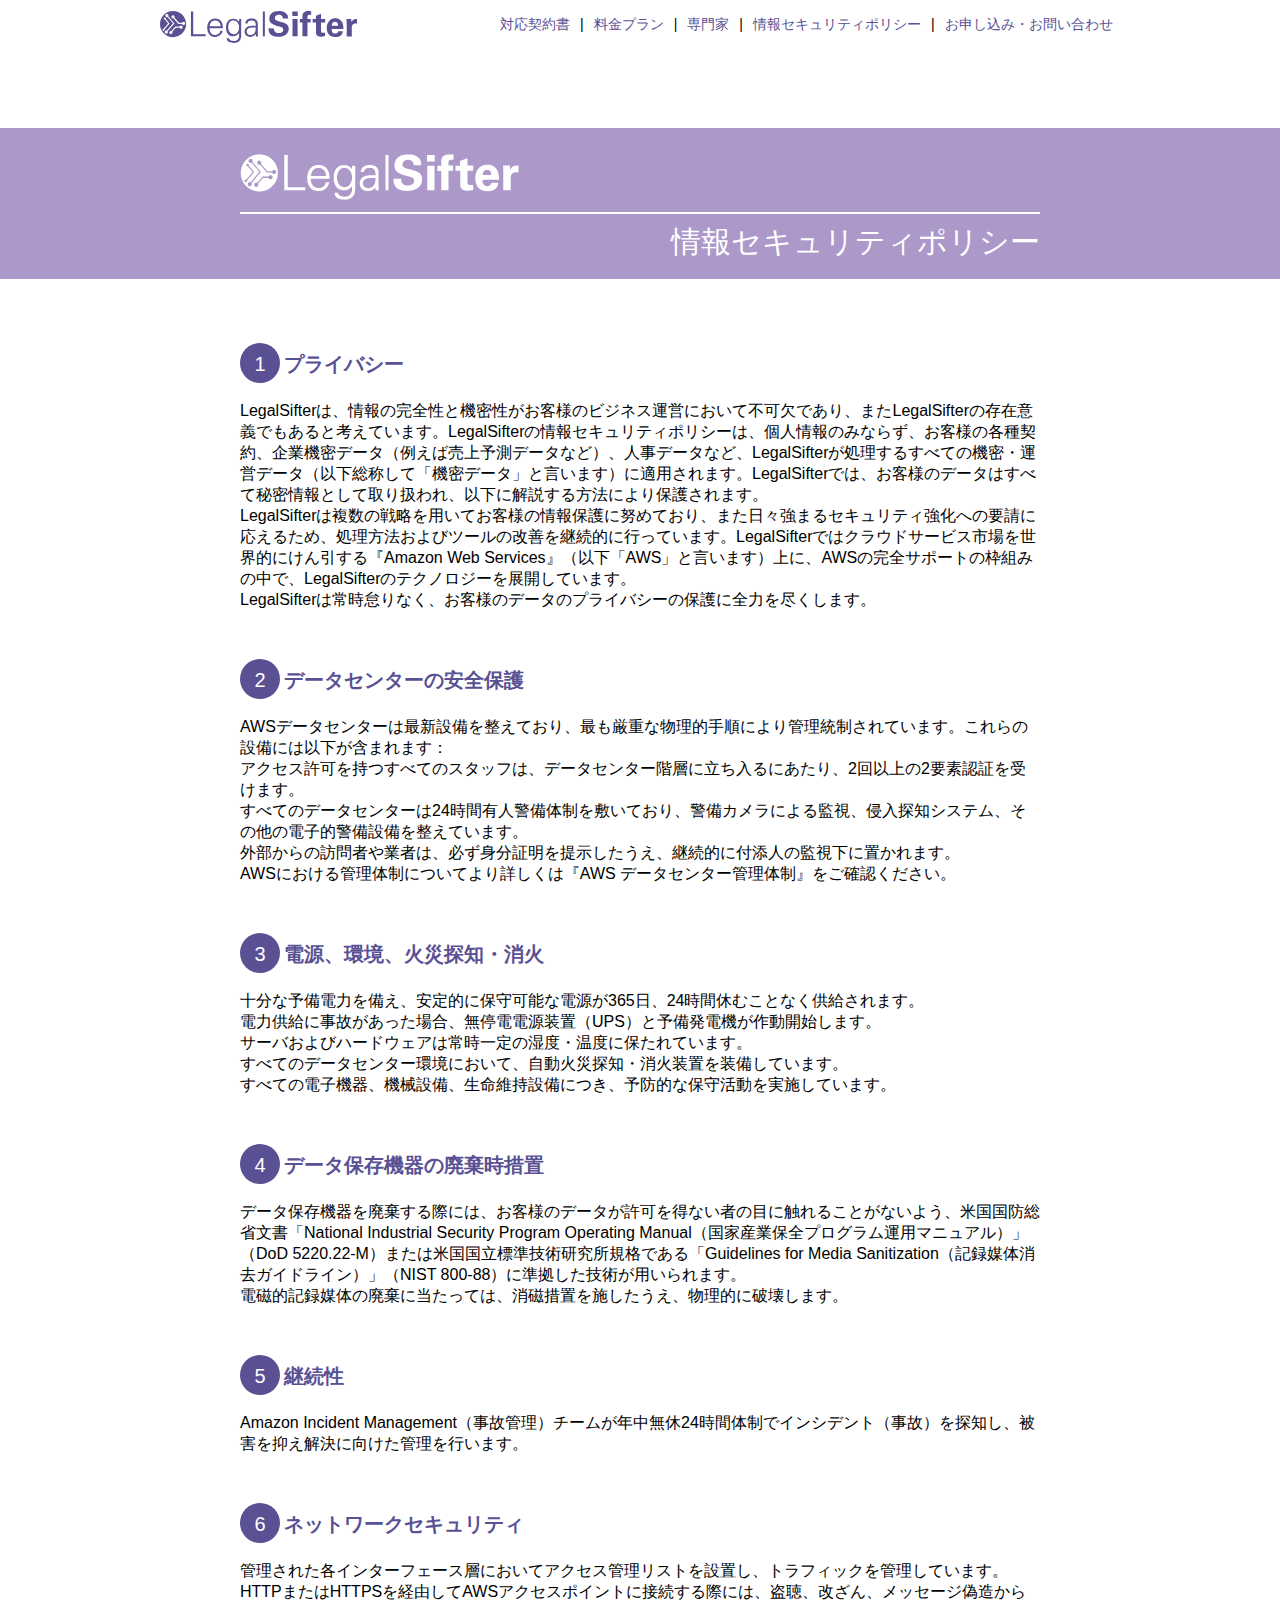
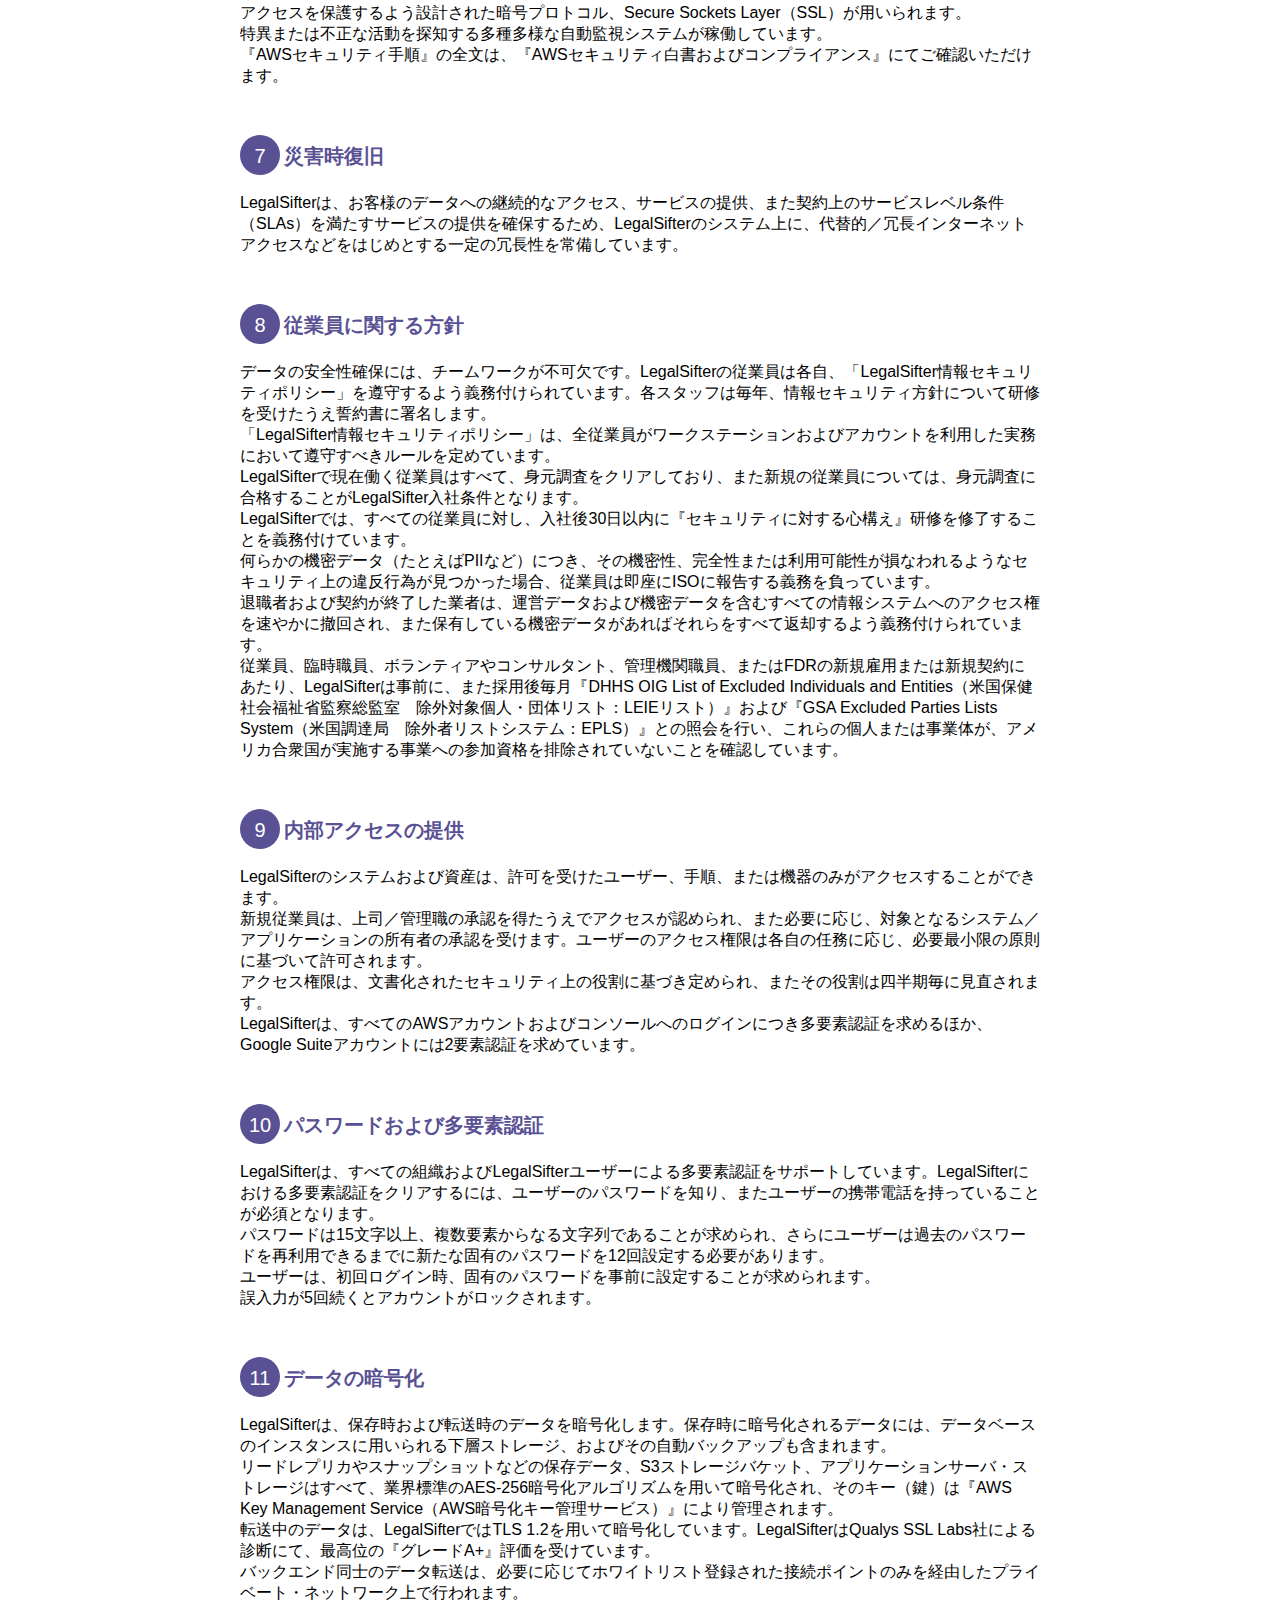
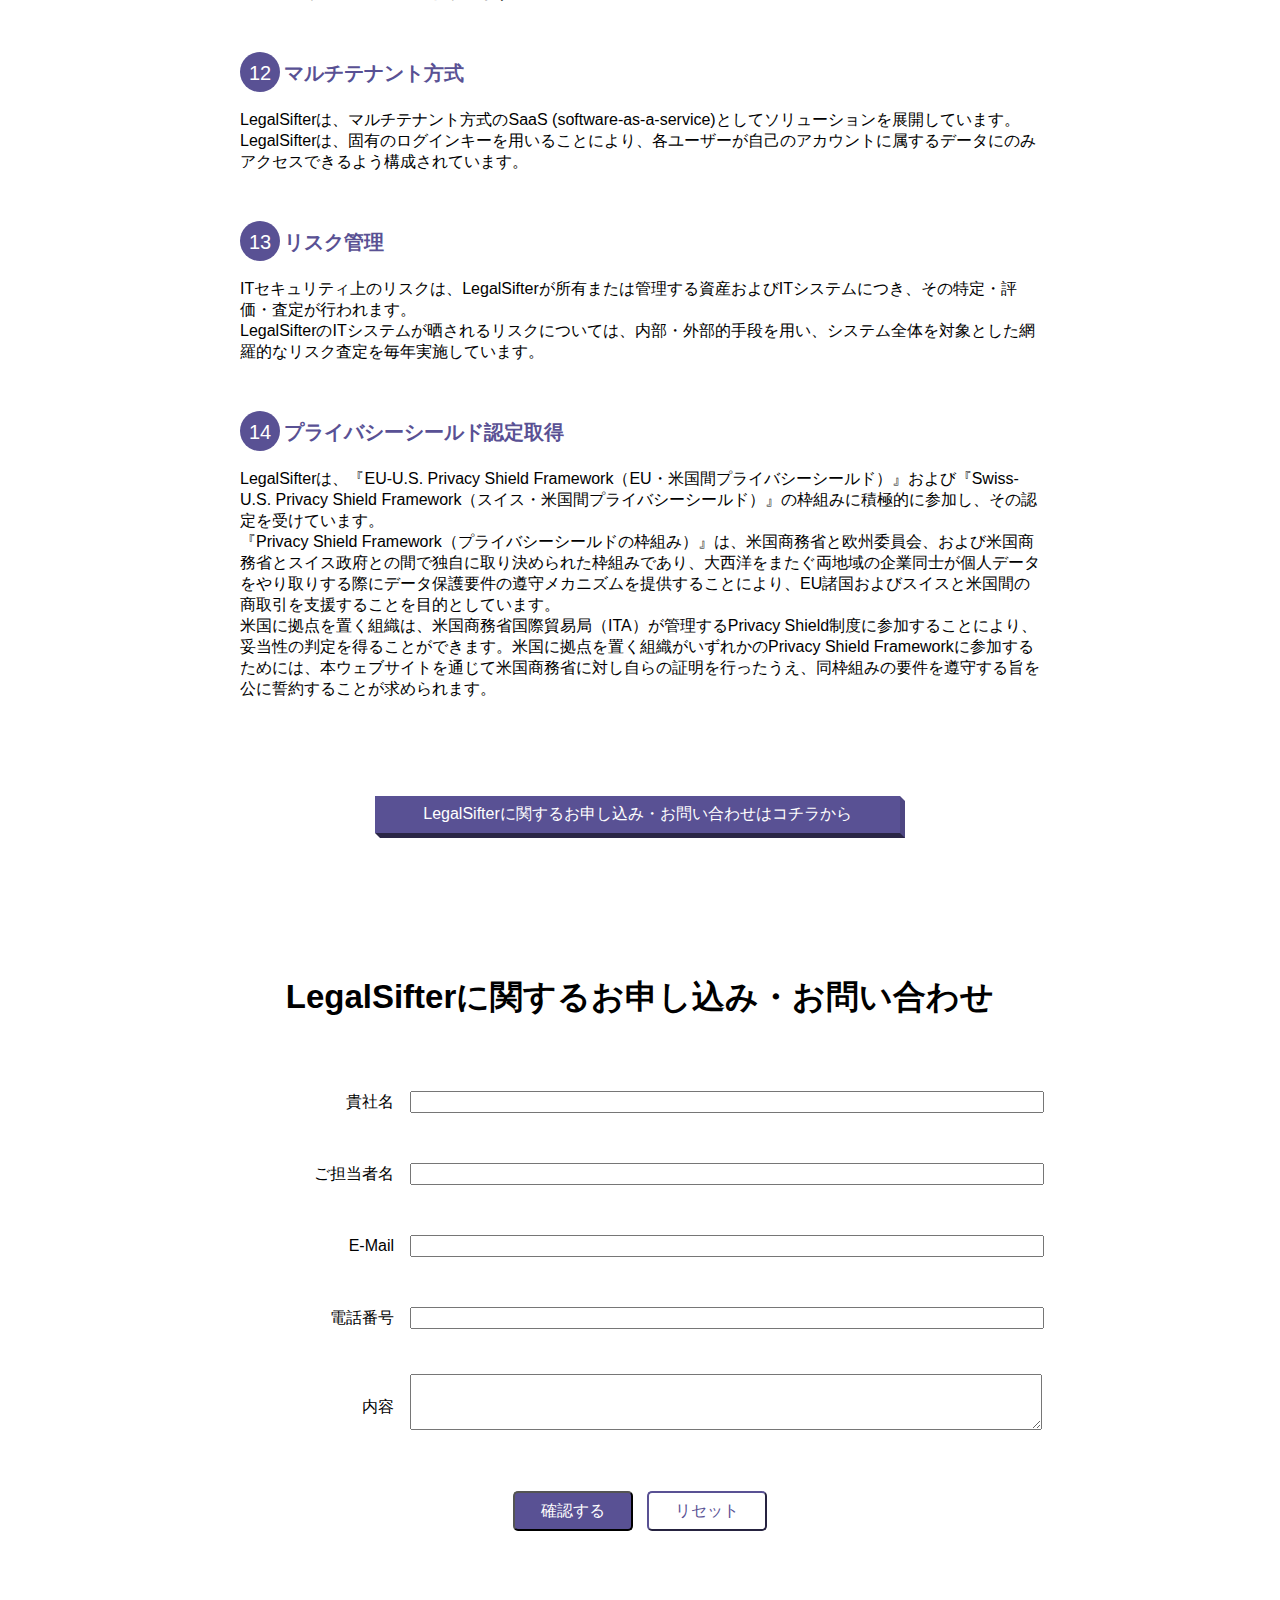
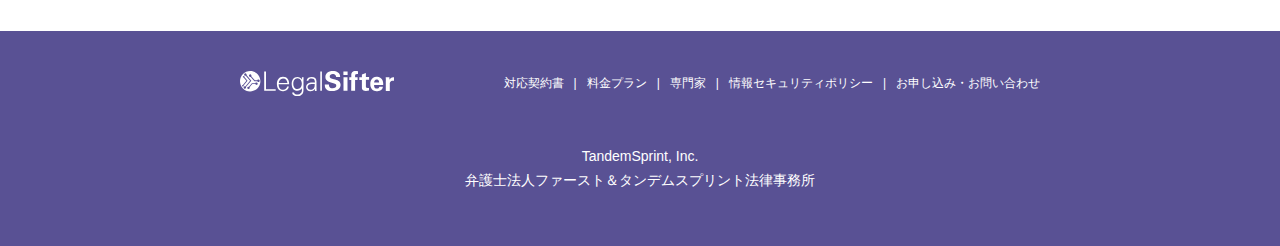
<file: policy.html>
<!doctype html>
<html>
<head>
<meta charset="UTF-8">
<title>LegalSifter</title>
<meta name="viewport" content="width=device-width,initial-scale=1.0">
<meta name="Description" content="LegalSifterは英文契約書をレビューするAIシステムです。 常に進化し続けるLegalSifterのAIは迅速で的確なチェックを行い、コストを抑えることが可能です。LegalSifterは数多くの英文契約書のレビューが可能です。">
<meta name="Keywords" content="LegalSifter,英文契約書,レビュー,AI">
<link rel="stylesheet" type="text/css" href="http://yui.yahooapis.com/3.18.1/build/cssreset/cssreset-min.css">
<link rel="stylesheet" type="text/css" href="css/reset.css">
<link rel="stylesheet" type="text/css" href="css/legalsifter.css">
<script src="//code.jquery.com/jquery-1.11.3.min.js"></script>
<script>
	$(function(){
		$('.menu').on('click', function() {
		$(this).toggleClass('active');
		$("#nav").toggleClass('active');
		})
	})
	$(function() {
		$('#nav a').on('click', function() {
		$('#nav').toggleClass('active');
		$(".menu").toggleClass('active');
		})
	});
</script>
<script>
	$(document).ready(function() {
	  var pagetop = $('.pagetop');
	    $(window).scroll(function () {
	       if ($(this).scrollTop() > 70) {
	            pagetop.fadeIn();
	       } else {
	            pagetop.fadeOut();
	            }
	       });
	       pagetop.click(function () {
	           $('body, html').animate({ scrollTop: 0 }, 500);
	              return false;
	   });
	});
</script>
</head>

<body>

<div class="PCmenu">
    <a href="index.html"><h1>
<svg version="1.1" xmlns="http://www.w3.org/2000/svg" xmlns:xlink="http://www.w3.org/1999/xlink" x="0px" y="0px" width="197.285px" height="32px" viewBox="276.558 143.96 197.285 32" enable-background="new 276.558 143.96 197.285 32" xml:space="preserve">
<g>
	<path fill="#595194" d="M307.493,169.288v-24.827h2.271v22.791h12.453v2.036H307.493z"/>
	<path fill="#595194" d="M326.133,161.145c0,3.681,1.723,6.812,5.952,6.812c2.428-0.078,4.464-1.725,4.934-4.15h2.193
		c-0.626,3.76-4.072,6.344-7.832,6.03c-5.169,0-7.597-4.465-7.597-9.164c0-4.699,2.584-9.163,7.753-9.163
		c5.796,0,7.989,4.229,7.989,9.635H326.133L326.133,161.145z M337.254,159.264c-0.235-3.368-2.036-5.874-5.639-5.874
		c-3.603,0-5.169,2.819-5.404,5.874H337.254z"/>
	<path fill="#595194" d="M355.738,151.979h2.115c0,1.175-0.157,2.585-0.157,3.917v10.417c0,3.445,0.157,7.049-3.681,8.851
		c-1.253,0.627-2.584,0.86-3.916,0.783c-3.211,0-6.814-1.097-6.814-4.621h2.271c0.235,2.036,2.663,2.741,4.855,2.741
		c2.741,0.078,5.091-2.036,5.248-4.777v-3.211c-1.175,2.036-3.29,3.211-5.639,3.211c-5.169,0-7.44-3.994-7.44-8.693
		c0-4.699,2.115-9.007,7.362-9.007c2.35,0,4.464,1.175,5.717,3.211v-0.157L355.738,151.979L355.738,151.979z M350.099,153.311
		c-3.759,0-5.326,3.759-5.326,6.971c0,3.212,1.566,6.97,5.404,6.97c3.838,0,5.482-3.682,5.482-7.049c0-3.368-1.88-6.813-5.561-6.813
		L350.099,153.311L350.099,153.311z"/>
	<path fill="#595194" d="M372.263,157.149c-0.235-2.82-1.566-3.759-4.073-3.759c-2.193,0-3.994,0.626-4.229,2.976h-2.193
		c0.548-3.524,3.211-4.856,6.5-4.856c3.837,0,6.187,1.723,6.109,5.717v8.224c0,1.331,0.078,2.74,0.157,3.915h-2.115v-2.584
		l-0.079,0.233c-1.253,1.803-3.211,2.82-5.404,2.82c-2.898,0.234-5.561-1.88-5.795-4.855c-0.235-2.429,1.253-4.7,3.524-5.482
		c2.271-1.018,5.326-0.626,7.832-0.783L372.263,157.149z M367.094,167.879c4.464,0,5.326-3.76,5.169-7.361
		c-2.898,0.078-9.085-0.471-9.085,3.916c0,1.879,1.566,3.445,3.446,3.445H367.094z"/>
	<path fill="#595194" d="M381.427,169.288h-2.036v-24.827h2.036V169.288z"/>
	<path fill="#595194" d="M390.512,161.378c-0.392,2.192,1.098,4.308,3.289,4.699c0.393,0.078,0.783,0.078,1.254,0
		c2.897,0,4.776-1.331,4.776-3.446c0-2.113-1.566-2.584-4.776-3.367c-5.953-1.488-9.164-3.211-9.164-7.519
		c0-4.307,2.897-7.753,9.868-7.753c2.819-0.235,5.562,0.862,7.52,2.898c1.019,1.332,1.487,2.976,1.41,4.621h-5.17
		c0.078-2.036-1.565-3.759-3.604-3.837h-0.47c-2.506,0-4.072,1.331-4.072,3.368c0,2.271,1.801,2.741,5.404,3.603
		c4.307,1.018,8.536,2.193,8.536,7.048c0,4.465-3.76,8.066-10.573,8.066c-9.555,0-9.555-6.107-9.633-8.535L390.512,161.378
		L390.512,161.378z"/>
	<path fill="#595194" d="M408.916,144.461h5.404v4.464h-5.404V144.461z M409.073,151.979h5.091v17.309h-5.091V151.979z"/>
	<path fill="#595194" d="M419.02,155.583h-2.584v-3.603h2.584v-2.428c0-3.054,1.02-5.561,5.952-5.561
		c0.939,0,1.803,0.078,2.741,0.157v3.524c-0.312-0.079-0.705-0.079-1.097-0.079c-2.584,0-2.584,1.332-2.584,2.271v2.036h3.211v3.603
		h-3.211v13.784h-5.014L419.02,155.583L419.02,155.583z"/>
	<path fill="#595194" d="M441.653,169.055c-1.253,0.391-2.584,0.547-3.994,0.547c-5.091,0-5.091-3.211-5.091-4.699v-9.477h-3.367
		v-3.446h3.289v-3.368l5.091-1.879v5.169h4.151v3.446h-4.151v7.832c0,1.566,0,2.584,2.271,2.584c0.549,0,1.176,0,1.724-0.078
		L441.653,169.055z"/>
	<path fill="#595194" d="M448.232,161.927c0,1.097,0,4.62,3.523,4.62c1.488,0.078,2.819-0.939,3.055-2.428h4.62
		c-0.078,1.41-0.626,2.74-1.564,3.76c-1.646,1.487-3.838,2.191-6.109,2.036c-2.271,0.078-4.464-0.705-6.107-2.192
		c-1.566-1.881-2.43-4.309-2.271-6.813c-0.235-3.211,1.097-6.266,3.603-8.224c1.41-0.94,3.134-1.488,4.855-1.41
		c2.977-0.157,5.718,1.566,7.049,4.229c0.861,2.037,1.253,4.151,1.02,6.344L448.232,161.927z M454.654,158.715
		c0-0.783,0-3.916-3.055-3.916c-2.271,0-3.211,1.879-3.29,3.916H454.654L454.654,158.715z"/>
	<path fill="#595194" d="M463.27,156.209c0-0.861-0.155-3.368-0.233-4.308h4.776l0.078,3.368c0.627-1.488,1.802-3.603,5.952-3.368
		v4.621c-5.169-0.47-5.481,2.193-5.481,4.308v8.536h-5.092V156.209L463.27,156.209z"/>
	<path fill="#595194" d="M302.716,157.07c0,7.206-5.874,13.079-13.079,13.079c-7.205,0-13.079-5.795-13.079-13.079
		c0-7.205,5.874-13.079,13.079-13.079C296.842,143.991,302.716,149.865,302.716,157.07z M292.3,160.673h3.837
		c0.313,0.862,1.175,1.254,2.036,0.94c0.862-0.313,1.253-1.175,0.94-2.037c-0.313-0.862-1.175-1.253-2.036-0.94
		c-0.47,0.157-0.783,0.548-0.94,0.94h-4.308l-3.837,4.464c-0.783-0.313-1.723,0.078-2.037,0.938
		c-0.313,0.783,0.079,1.725,0.94,2.037c0.783,0.312,1.723-0.078,2.037-0.939c0.156-0.471,0.156-0.939-0.079-1.331
		C288.854,164.746,292.299,160.673,292.3,160.673z M290.968,156.366l-6.109-7.127c0.392-0.783,0.078-1.723-0.705-2.115
		c-0.783-0.392-1.723-0.078-2.115,0.705c-0.392,0.783-0.078,1.723,0.705,2.114c0.392,0.235,0.94,0.235,1.332,0l5.482,6.344
		l-6.188,7.283c-0.861-0.312-1.723,0.156-2.036,0.939c-0.313,0.861,0.157,1.723,0.94,2.036c0.861,0.313,1.723-0.155,2.036-0.938
		c0.157-0.471,0.078-0.94-0.157-1.332L290.968,156.366z M286.112,156.366l-3.916-4.542c0.235-0.548-0.078-1.097-0.548-1.332
		c-0.548-0.157-1.096,0.079-1.331,0.626c-0.235,0.548,0.078,1.097,0.548,1.332c0.156,0.078,0.313,0.078,0.47,0.078l3.368,3.916
		l-4.542,5.326c-0.548-0.078-1.097,0.313-1.175,0.861c-0.078,0.549,0.313,1.098,0.861,1.176c0.548,0.078,1.097-0.312,1.175-0.861
		v-0.471L286.112,156.366z M298.722,155.817h-3.211l-4.542-5.247c0.392-0.783,0.157-1.723-0.626-2.193
		c-0.783-0.392-1.723-0.156-2.193,0.626c-0.47,0.784,0,1.88,0.705,2.271c0.392,0.235,0.94,0.235,1.332,0.078l4.777,5.561h3.681
		c0.313,0.861,1.175,1.253,2.036,0.939c0.861-0.313,1.253-1.175,0.94-2.036s-1.175-1.253-2.037-0.94
		C299.27,155.034,298.878,155.426,298.722,155.817"/>
</g>
</svg>
        </h1></a>
    <div id="PCnav">
        <ul>
            <li><a href="index.html#anker1">対応契約書</a></li>
            <li>|</li>
            <li><a href="index.html#anker2">料金プラン</a></li>
            <li>|</li>
            <li><a href="index.html#anker3">専門家</a></li>
            <li>|</li>
            <li><a href="#">情報セキュリティポリシー</a></li>
            <li>|</li>
            <li><a href="#anker4">お申し込み・お問い合わせ</a></li>
        </ul>
    </div>
</div>
<div class="fullscreenmenu">
    <div id="nav">
        <ul>
            <li><a href="index.html"><img src="img/overlayMenuHeader.png" alt="LegalSifter" width="100%"></a></li>
  			<li><a href="index.html#anker1">対応契約書</a></li>
            <li><a href="index.html#anker2">料金プラン</a></li>
            <li><a href="index.html#anker3">専門家</a></li>
            <li><a href="#">情報セキュリティポリシー</a></li>
            <li><a href="index.html#anker4">お申し込み・お問い合わせ</a></li>
        </ul>
    </div>
</div>
<div class="menu">
    <span></span>
    <span></span>
    <span></span>
</div>

	
    <div class="policy__top">
        <div class="policy__top_inner">
            <img src="img/logo-whiteh45.png" alt="">
            <hr>
            <div class="policy__top_title">情報セキュリティポリシー</div>
        </div>
    </div>

	<div class="policy__list">
        <ol>
            <li><!--   +-+-+-+-+-+-+-+-+-+-   -->
                <span class="policy__title">プライバシー</span><br><br>LegalSifterは、情報の完全性と機密性がお客様のビジネス運営において不可欠であり、またLegalSifterの存在意義でもあると考えています。LegalSifterの情報セキュリティポリシーは、個人情報のみならず、お客様の各種契約、企業機密データ（例えば売上予測データなど）、人事データなど、LegalSifterが処理するすべての機密・運営データ（以下総称して「機密データ」と言います）に適用されます。LegalSifterでは、お客様のデータはすべて秘密情報として取り扱われ、以下に解説する方法により保護されます。<br>LegalSifterは複数の戦略を用いてお客様の情報保護に努めており、また日々強まるセキュリティ強化への要請に応えるため、処理方法およびツールの改善を継続的に行っています。LegalSifterではクラウドサービス市場を世界的にけん引する『Amazon Web Services』（以下「AWS」と言います）上に、AWSの完全サポートの枠組みの中で、LegalSifterのテクノロジーを展開しています。 <br>LegalSifterは常時怠りなく、お客様のデータのプライバシーの保護に全力を尽くします。
            </li>
            <li><!--   +-+-+-+-+-+-+-+-+-+-   -->
                <span class="policy__title">データセンターの安全保護</span><br><br>AWSデータセンターは最新設備を整えており、最も厳重な物理的手順により管理統制されています。これらの設備には以下が含まれます：<br>アクセス許可を持つすべてのスタッフは、データセンター階層に立ち入るにあたり、2回以上の2要素認証を受けます。<br>すべてのデータセンターは24時間有人警備体制を敷いており、警備カメラによる監視、侵入探知システム、その他の電子的警備設備を整えています。<br>外部からの訪問者や業者は、必ず身分証明を提示したうえ、継続的に付添人の監視下に置かれます。<br>AWSにおける管理体制についてより詳しくは『AWS データセンター管理体制』をご確認ください。
            </li>
            <li><!--   +-+-+-+-+-+-+-+-+-+-   -->
                <span class="policy__title">電源、環境、火災探知・消火</span><br><br>十分な予備電力を備え、安定的に保守可能な電源が365日、24時間休むことなく供給されます。<br>電力供給に事故があった場合、無停電電源装置（UPS）と予備発電機が作動開始します。<br>サーバおよびハードウェアは常時一定の湿度・温度に保たれています。<br>すべてのデータセンター環境において、自動火災探知・消火装置を装備しています。<br>すべての電子機器、機械設備、生命維持設備につき、予防的な保守活動を実施しています。
            </li>
            <li><!--   +-+-+-+-+-+-+-+-+-+-   -->
                <span class="policy__title">データ保存機器の廃棄時措置</span><br><br>データ保存機器を廃棄する際には、お客様のデータが許可を得ない者の目に触れることがないよう、米国国防総省文書「National Industrial Security Program Operating Manual（国家産業保全プログラム運用マニュアル）」（DoD 5220.22-M）または米国国立標準技術研究所規格である「Guidelines for Media Sanitization（記録媒体消去ガイドライン）」（NIST 800-88）に準拠した技術が用いられます。<br>電磁的記録媒体の廃棄に当たっては、消磁措置を施したうえ、物理的に破壊します。
            </li>
            <li><!--   +-+-+-+-+-+-+-+-+-+-   -->
                <span class="policy__title">継続性</span><br><br>Amazon Incident Management（事故管理）チームが年中無休24時間体制でインシデント（事故）を探知し、被害を抑え解決に向けた管理を行います。
            </li>
            <li><!--   +-+-+-+-+-+-+-+-+-+-   -->
                <span class="policy__title">ネットワークセキュリティ</span><br><br>管理された各インターフェース層においてアクセス管理リストを設置し、トラフィックを管理しています。<br>HTTPまたはHTTPSを経由してAWSアクセスポイントに接続する際には、盗聴、改ざん、メッセージ偽造からアクセスを保護するよう設計された暗号プロトコル、Secure Sockets Layer（SSL）が用いられます。<br>特異または不正な活動を探知する多種多様な自動監視システムが稼働しています。<br>『AWSセキュリティ手順』の全文は、『AWSセキュリティ白書およびコンプライアンス』にてご確認いただけます。
            </li>
            <li><!--   +-+-+-+-+-+-+-+-+-+-   -->
                <span class="policy__title">災害時復旧</span><br><br>LegalSifterは、お客様のデータへの継続的なアクセス、サービスの提供、また契約上のサービスレベル条件（SLAs）を満たすサービスの提供を確保するため、LegalSifterのシステム上に、代替的／冗長インターネットアクセスなどをはじめとする一定の冗長性を常備しています。
            </li>
            <li><!--   +-+-+-+-+-+-+-+-+-+-   -->
                <span class="policy__title">従業員に関する方針</span><br><br>データの安全性確保には、チームワークが不可欠です。LegalSifterの従業員は各自、「LegalSifter情報セキュリティポリシー」を遵守するよう義務付けられています。各スタッフは毎年、情報セキュリティ方針について研修を受けたうえ誓約書に署名します。<br>「LegalSifter情報セキュリティポリシー」は、全従業員がワークステーションおよびアカウントを利用した実務において遵守すべきルールを定めています。<br>LegalSifterで現在働く従業員はすべて、身元調査をクリアしており、また新規の従業員については、身元調査に合格することがLegalSifter入社条件となります。<br>LegalSifterでは、すべての従業員に対し、入社後30日以内に『セキュリティに対する心構え』研修を修了することを義務付けています。<br>何らかの機密データ（たとえばPIIなど）につき、その機密性、完全性または利用可能性が損なわれるようなセキュリティ上の違反行為が見つかった場合、従業員は即座にISOに報告する義務を負っています。 <br>退職者および契約が終了した業者は、運営データおよび機密データを含むすべての情報システムへのアクセス権を速やかに撤回され、また保有している機密データがあればそれらをすべて返却するよう義務付けられています。<br>従業員、臨時職員、ボランティアやコンサルタント、管理機関職員、またはFDRの新規雇用または新規契約にあたり、LegalSifterは事前に、また採用後毎月『DHHS OIG List of Excluded Individuals and Entities（米国保健社会福祉省監察総監室　除外対象個人・団体リスト：LEIEリスト）』および『GSA Excluded Parties Lists System（米国調達局　除外者リストシステム：EPLS）』との照会を行い、これらの個人または事業体が、アメリカ合衆国が実施する事業への参加資格を排除されていないことを確認しています。

            </li>
            <li><!--   +-+-+-+-+-+-+-+-+-+-   -->
                <span class="policy__title">内部アクセスの提供</span><br><br>LegalSifterのシステムおよび資産は、許可を受けたユーザー、手順、または機器のみがアクセスすることができます。<br>新規従業員は、上司／管理職の承認を得たうえでアクセスが認められ、また必要に応じ、対象となるシステム／アプリケーションの所有者の承認を受けます。ユーザーのアクセス権限は各自の任務に応じ、必要最小限の原則に基づいて許可されます。<br>アクセス権限は、文書化されたセキュリティ上の役割に基づき定められ、またその役割は四半期毎に見直されます。<br>LegalSifterは、すべてのAWSアカウントおよびコンソールへのログインにつき多要素認証を求めるほか、Google Suiteアカウントには2要素認証を求めています。
            </li>
            <li><!--   +-+-+-+-+-+-+-+-+-+-   -->
                <span class="policy__title">パスワードおよび多要素認証</span><br><br>LegalSifterは、すべての組織およびLegalSifterユーザーによる多要素認証をサポートしています。LegalSifterにおける多要素認証をクリアするには、ユーザーのパスワードを知り、またユーザーの携帯電話を持っていることが必須となります。<br>パスワードは15文字以上、複数要素からなる文字列であることが求められ、さらにユーザーは過去のパスワードを再利用できるまでに新たな固有のパスワードを12回設定する必要があります。<br>ユーザーは、初回ログイン時、固有のパスワードを事前に設定することが求められます。<br>誤入力が5回続くとアカウントがロックされます。
            </li>
            <li><!--   +-+-+-+-+-+-+-+-+-+-   -->
                <span class="policy__title">データの暗号化</span><br><br>LegalSifterは、保存時および転送時のデータを暗号化します。保存時に暗号化されるデータには、データベースのインスタンスに用いられる下層ストレージ、およびその自動バックアップも含まれます。<br>リードレプリカやスナップショットなどの保存データ、S3ストレージバケット、アプリケーションサーバ・ストレージはすべて、業界標準のAES-256暗号化アルゴリズムを用いて暗号化され、そのキー（鍵）は『AWS Key Management Service（AWS暗号化キー管理サービス）』により管理されます。<br>転送中のデータは、LegalSifterではTLS 1.2を用いて暗号化しています。LegalSifterはQualys SSL Labs社による診断にて、最高位の『グレードA+』評価を受けています。<br>バックエンド同士のデータ転送は、必要に応じてホワイトリスト登録された接続ポイントのみを経由したプライベート・ネットワーク上で行われます。 
            </li>
            <li><!--   +-+-+-+-+-+-+-+-+-+-   -->
                <span class="policy__title">マルチテナント方式</span><br><br>LegalSifterは、マルチテナント方式のSaaS (software-as-a-service)としてソリューションを展開しています。LegalSifterは、固有のログインキーを用いることにより、各ユーザーが自己のアカウントに属するデータにのみアクセスできるよう構成されています。
            </li>
            <li><!--   +-+-+-+-+-+-+-+-+-+-   -->
                <span class="policy__title">リスク管理</span><br><br>ITセキュリティ上のリスクは、LegalSifterが所有または管理する資産およびITシステムにつき、その特定・評価・査定が行われます。 <br>LegalSifterのITシステムが晒されるリスクについては、内部・外部的手段を用い、システム全体を対象とした網羅的なリスク査定を毎年実施しています。
            </li>
            <li><!--   +-+-+-+-+-+-+-+-+-+-   -->
                <span class="policy__title">プライバシーシールド認定取得</span><br><br>LegalSifterは、『EU-U.S. Privacy Shield Framework（EU・米国間プライバシーシールド）』および『Swiss-U.S. Privacy Shield Framework（スイス・米国間プライバシーシールド）』の枠組みに積極的に参加し、その認定を受けています。<br>『Privacy Shield Framework（プライバシーシールドの枠組み）』は、米国商務省と欧州委員会、および米国商務省とスイス政府との間で独自に取り決められた枠組みであり、大西洋をまたぐ両地域の企業同士が個人データをやり取りする際にデータ保護要件の遵守メカニズムを提供することにより、EU諸国およびスイスと米国間の商取引を支援することを目的としています。<br>米国に拠点を置く組織は、米国商務省国際貿易局（ITA）が管理するPrivacy Shield制度に参加することにより、妥当性の判定を得ることができます。米国に拠点を置く組織がいずれかのPrivacy Shield Frameworkに参加するためには、本ウェブサイトを通じて米国商務省に対し自らの証明を行ったうえ、同枠組みの要件を遵守する旨を公に誓約することが求められます。
            </li>
        </ol>
	</div>

	<div class="btn-wrap">
		<a href="#anker4" class="btn-square-slant">LegalSifterに関するお申し込み・お問い合わせはコチラから</a> 
	</div>

	<div class="block09" id="anker4">
		<p class="catchfont pdg-top3em pdg-btm15em">LegalSifterに関する<br class="SPbr">お申し込み・お問い合わせ</p>
<article id="contents">
	<form id="contents_main" method="post" action="mail.php">
		<table>
			<tr>
				<td class="table_item">貴社名</td>
				<td class="table_text"><input type="text" class="w90per" name="貴社名"></td>
			</tr>
			<tr>
				<td class="table_item">ご担当者名</td>
				<td class="table_text"><input type="text" class="w90per" name="ご担当者名"></td>
			</tr>
			<tr>
				<td class="table_item">E-Mail</td>
				<td class="table_text"><input type="text" class="w90per hankaku" name="Email"></td>
			</tr>
			<tr>
				<td class="table_item">電話番号</td>
				<td class="table_text"><input type="tel" class="w90per hankaku" name="電話番号"></td>
			</tr>
			<tr>
				<td class="table_item">内容</td>
				<td class="table_text">
					<textarea name="お問い合わせ内容" rows="3" cols="10" class="w90per"></textarea>
				</td>
			</tr>
		</table>
		<div class="entry_button">
			<input class="button_left" type="submit" value="確認する">
			<input class="button_style" type="reset" value="リセット">
		</div>
	</form>
</article>
	</div>
	
	<div class="footwrap">
		<div class="footer overflow">
			<div class="footlogo">
<svg version="1.1" xmlns="http://www.w3.org/2000/svg" xmlns:xlink="http://www.w3.org/1999/xlink" x="0px"
	 y="0px" width="154.1px" height="25px" viewBox="0 0 154.1 25" style="enable-background:new 0 0 154.1 25;" xml:space="preserve">
<style type="text/css">
	.st0{fill:#FFFFFF;}
</style>
<g>
	<path class="st0" d="M24.2,19.8V0.4h1.8v17.8h9.7v1.6H24.2z"/>
	<path class="st0" d="M38.7,13.4c0,2.9,1.3,5.3,4.6,5.3c1.9-0.1,3.5-1.3,3.9-3.2h1.7c-0.5,2.9-3.2,5-6.1,4.7c-4,0-5.9-3.5-5.9-7.2
		s2-7.2,6.1-7.2c4.5,0,6.2,3.3,6.2,7.5H38.7L38.7,13.4z M47.4,12c-0.2-2.6-1.6-4.6-4.4-4.6c-2.8,0-4,2.2-4.2,4.6H47.4z"/>
	<path class="st0" d="M61.9,6.3h1.7c0,0.9-0.1,2-0.1,3.1v8.1c0,2.7,0.1,5.5-2.9,6.9c-1,0.5-2,0.7-3.1,0.6c-2.5,0-5.3-0.9-5.3-3.6
		h1.8c0.2,1.6,2.1,2.1,3.8,2.1c2.1,0.1,4-1.6,4.1-3.7v-2.5c-0.9,1.6-2.6,2.5-4.4,2.5c-4,0-5.8-3.1-5.8-6.8c0-3.7,1.7-7,5.8-7
		c1.8,0,3.5,0.9,4.5,2.5V8.3L61.9,6.3L61.9,6.3z M57.5,7.3c-2.9,0-4.2,2.9-4.2,5.4c0,2.5,1.2,5.4,4.2,5.4c3,0,4.3-2.9,4.3-5.5
		C61.8,10.1,60.3,7.4,57.5,7.3L57.5,7.3L57.5,7.3z"/>
	<path class="st0" d="M74.8,10.3c-0.2-2.2-1.2-2.9-3.2-2.9c-1.7,0-3.1,0.5-3.3,2.3h-1.7c0.4-2.8,2.5-3.8,5.1-3.8
		c3,0,4.8,1.3,4.8,4.5v6.4c0,1,0.1,2.1,0.1,3.1h-1.7v-2L74.8,18c-1,1.4-2.5,2.2-4.2,2.2c-2.3,0.2-4.3-1.5-4.5-3.8
		c-0.2-1.9,1-3.7,2.8-4.3c1.8-0.8,4.2-0.5,6.1-0.6L74.8,10.3z M70.7,18.7c3.5,0,4.2-2.9,4-5.8c-2.3,0.1-7.1-0.4-7.1,3.1
		c0,1.5,1.2,2.7,2.7,2.7L70.7,18.7L70.7,18.7z"/>
	<path class="st0" d="M81.9,19.8h-1.6V0.4h1.6V19.8z"/>
	<path class="st0" d="M89,13.6c-0.3,1.7,0.9,3.4,2.6,3.7c0.3,0.1,0.6,0.1,1,0c2.3,0,3.7-1,3.7-2.7c0-1.7-1.2-2-3.7-2.6
		c-4.7-1.2-7.2-2.5-7.2-5.9c0-3.4,2.3-6.1,7.7-6.1c2.2-0.2,4.3,0.7,5.9,2.3c0.8,1,1.2,2.3,1.1,3.6h-4c0.1-1.6-1.2-2.9-2.8-3h-0.4
		c-2,0-3.2,1-3.2,2.6c0,1.8,1.4,2.1,4.2,2.8c3.4,0.8,6.7,1.7,6.7,5.5c0,3.5-2.9,6.3-8.3,6.3c-7.5,0-7.5-4.8-7.5-6.7L89,13.6L89,13.6
		z"/>
	<path class="st0" d="M103.4,0.4h4.2v3.5h-4.2V0.4z M103.5,6.3h4v13.5h-4V6.3z"/>
	<path class="st0" d="M111.3,9.1h-2V6.3h2V4.4c0-2.4,0.8-4.3,4.6-4.3c0.7,0,1.4,0.1,2.1,0.1v2.8c-0.2-0.1-0.6-0.1-0.9-0.1
		c-2,0-2,1-2,1.8v1.6h2.5V9h-2.5v10.8h-3.9L111.3,9.1L111.3,9.1z"/>
	<path class="st0" d="M129,19.6c-1,0.3-2,0.4-3.1,0.4c-4,0-4-2.5-4-3.7V9h-2.6V6.3h2.6V3.6l4-1.5v4h3.2v2.7h-3.2V15c0,1.2,0,2,1.8,2
		c0.4,0,0.9,0,1.3-0.1L129,19.6z"/>
	<path class="st0" d="M134.1,14c0,0.9,0,3.6,2.8,3.6c1.2,0.1,2.2-0.7,2.4-1.9h3.6c-0.1,1.1-0.5,2.1-1.2,2.9c-1.3,1.2-3,1.7-4.8,1.6
		c-1.8,0.1-3.5-0.6-4.8-1.7c-1.2-1.5-1.9-3.4-1.8-5.3c-0.2-2.5,0.9-4.9,2.8-6.4c1.1-0.7,2.4-1.2,3.8-1.1c2.3-0.1,4.5,1.2,5.5,3.3
		c0.7,1.6,1,3.2,0.8,5L134.1,14z M139.1,11.5c0-0.6,0-3.1-2.4-3.1c-1.8,0-2.5,1.5-2.6,3.1H139.1L139.1,11.5z"/>
	<path class="st0" d="M145.9,9.6c0-0.7-0.1-2.6-0.2-3.4h3.7l0.1,2.6c0.5-1.2,1.4-2.8,4.6-2.6v3.6c-4-0.4-4.3,1.7-4.3,3.4v6.7h-4V9.6
		L145.9,9.6z"/>
	<path class="st0" d="M20.4,10.2c0,5.6-4.6,10.2-10.2,10.2C4.6,20.5,0,15.9,0,10.2C0,4.6,4.6,0,10.2,0C15.8,0,20.4,4.6,20.4,10.2z
		 M12.3,13.1h3c0.2,0.7,0.9,1,1.6,0.7c0.7-0.2,1-0.9,0.7-1.6c-0.2-0.7-0.9-1-1.6-0.7c-0.4,0.1-0.6,0.4-0.7,0.7h-3.4l-3,3.5
		c-0.6-0.2-1.3,0.1-1.6,0.7C7.1,17,7.4,17.8,8.1,18c0.6,0.2,1.3-0.1,1.6-0.7c0.1-0.4,0.1-0.7-0.1-1C9.6,16.2,12.3,13.1,12.3,13.1z
		 M11.3,9.7L6.5,4.1c0.3-0.6,0.1-1.3-0.6-1.7S4.6,2.4,4.3,3S4.2,4.4,4.8,4.7c0.3,0.2,0.7,0.2,1,0l4.3,5l-4.8,5.7
		c-0.7-0.2-1.3,0.1-1.6,0.7c-0.2,0.7,0.1,1.3,0.7,1.6c0.7,0.2,1.3-0.1,1.6-0.7c0.1-0.4,0.1-0.7-0.1-1L11.3,9.7z M7.5,9.7L4.4,6.1
		c0.2-0.4-0.1-0.9-0.4-1C3.5,5,3.1,5.2,2.9,5.6C2.8,6,3,6.4,3.4,6.6c0.1,0.1,0.2,0.1,0.4,0.1l2.6,3.1l-3.5,4.2
		c-0.4-0.1-0.9,0.2-0.9,0.7c-0.1,0.4,0.2,0.9,0.7,0.9c0.4,0.1,0.9-0.2,0.9-0.7v-0.4L7.5,9.7z M17.3,9.3h-2.5l-3.5-4.1
		c0.3-0.6,0.1-1.3-0.5-1.7c-0.6-0.3-1.3-0.1-1.7,0.5c-0.4,0.6,0,1.5,0.6,1.8c0.3,0.2,0.7,0.2,1,0.1l3.7,4.3h2.9
		c0.2,0.7,0.9,1,1.6,0.7c0.7-0.2,1-0.9,0.7-1.6c-0.2-0.7-0.9-1-1.6-0.7C17.7,8.7,17.4,9,17.3,9.3"/>
</g>
</svg>
			</div>
			<div id="footnav">
        		<ul>
                    <li><a href="#anker4">お申し込み・お問い合わせ</a></li>
           	 		<li>|</li>
                    <li><a href="#">情報セキュリティポリシー</a></li>
            		<li>|</li>
            		<li><a href="index.html#anker3">専門家</a></li>
            		<li>|</li>
                    <li><a href="index.html#anker2">料金プラン</a></li>
                    <li>|</li>
            		<li><a href="index.html#anker1">対応契約書</a></li>
        		</ul>
    		</div>
		</div>
		<div class="footsign pdg-btm1em pdg-top1em">
			<a href="https://tandemsprint.com/" target="_blank">TandemSprint, Inc.</a><br>
			<a href="https://first-tandemsprint.com/" target="_blank">弁護士法人ファースト＆タンデムスプリント法律事務所</a>
		</div>
	</div>
<p class="pagetop">
	<a href="#"><img src="img/2top.png" alt="TOP"></a>
</p>
</body>
</html>
</file>
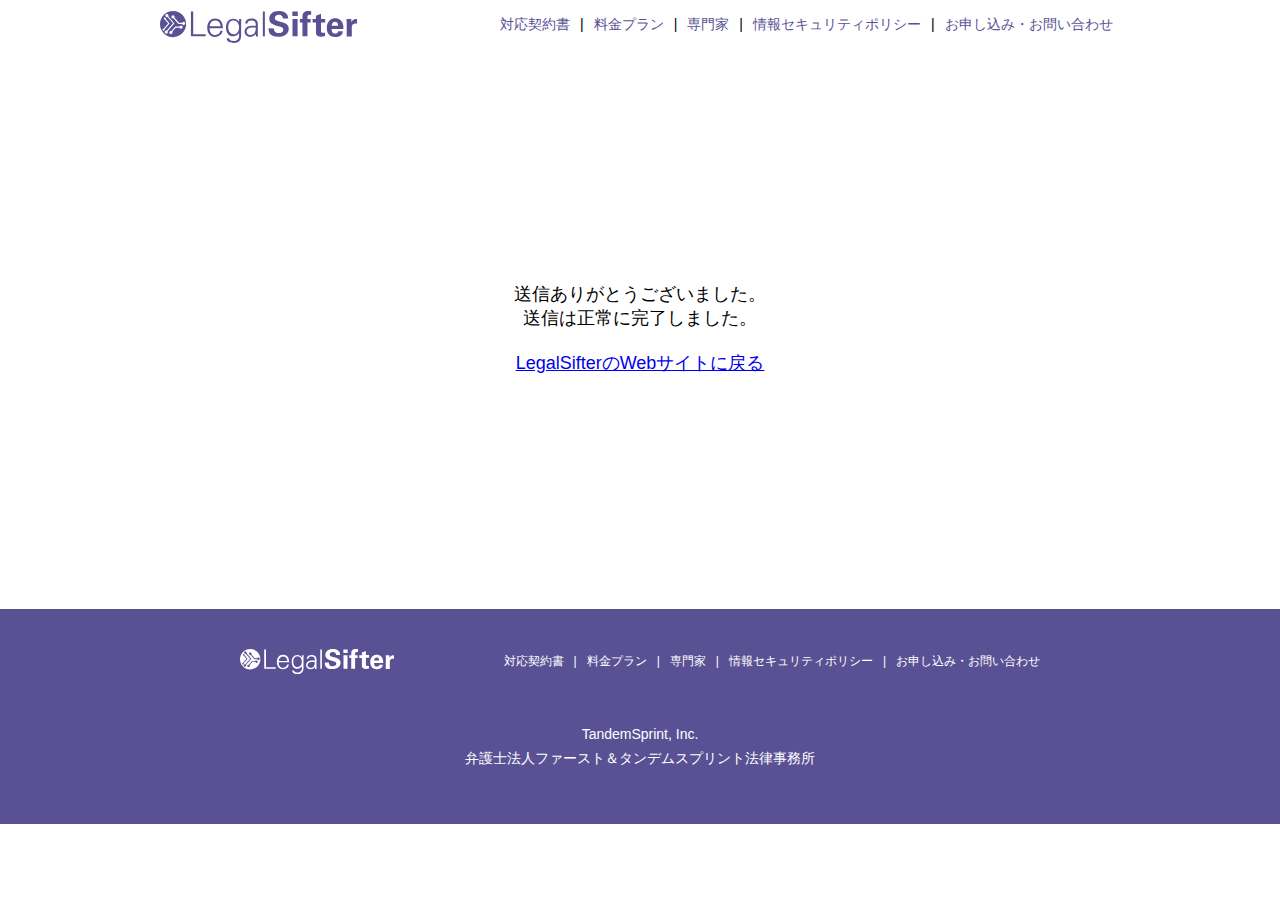
<file: thanks.html>
<!doctype html>
<html>
<head>
<meta charset="UTF-8">
<title>LegalSifter</title>
<meta name="viewport" content="width=device-width,initial-scale=1.0">
<meta name="Description" content="LegalSifterは英文契約書をレビューするAIシステムです。 常に進化し続けるLegalSifterのAIは迅速で的確なチェックを行い、コストを抑えることが可能です。LegalSifterは数多くの英文契約書のレビューが可能です。">
<meta name="Keywords" content="LegalSifter,英文契約書,レビュー,AI">
<link rel="stylesheet" type="text/css" href="http://yui.yahooapis.com/3.18.1/build/cssreset/cssreset-min.css">
<link rel="stylesheet" type="text/css" href="css/reset.css">
<link rel="stylesheet" type="text/css" href="css/legalsifter.css">
<script src="//code.jquery.com/jquery-1.11.3.min.js"></script>
<script>
	$(function(){
		$('.menu').on('click', function() {
		$(this).toggleClass('active');
		$("#nav").toggleClass('active');
		})
	})
	$(function() {
		$('#nav a').on('click', function() {
		$('#nav').toggleClass('active');
		$(".menu").toggleClass('active');
		})
	});
</script>
<script>
	$(document).ready(function() {
	  var pagetop = $('.pagetop');
	    $(window).scroll(function () {
	       if ($(this).scrollTop() > 70) {
	            pagetop.fadeIn();
	       } else {
	            pagetop.fadeOut();
	            }
	       });
	       pagetop.click(function () {
	           $('body, html').animate({ scrollTop: 0 }, 500);
	              return false;
	   });
	});
</script>
</head>

<body>

<div class="PCmenu">
    <a href="index.html"><h1>
<svg version="1.1" xmlns="http://www.w3.org/2000/svg" xmlns:xlink="http://www.w3.org/1999/xlink" x="0px" y="0px" width="197.285px" height="32px" viewBox="276.558 143.96 197.285 32" enable-background="new 276.558 143.96 197.285 32" xml:space="preserve">
<g>
	<path fill="#595194" d="M307.493,169.288v-24.827h2.271v22.791h12.453v2.036H307.493z"/>
	<path fill="#595194" d="M326.133,161.145c0,3.681,1.723,6.812,5.952,6.812c2.428-0.078,4.464-1.725,4.934-4.15h2.193
		c-0.626,3.76-4.072,6.344-7.832,6.03c-5.169,0-7.597-4.465-7.597-9.164c0-4.699,2.584-9.163,7.753-9.163
		c5.796,0,7.989,4.229,7.989,9.635H326.133L326.133,161.145z M337.254,159.264c-0.235-3.368-2.036-5.874-5.639-5.874
		c-3.603,0-5.169,2.819-5.404,5.874H337.254z"/>
	<path fill="#595194" d="M355.738,151.979h2.115c0,1.175-0.157,2.585-0.157,3.917v10.417c0,3.445,0.157,7.049-3.681,8.851
		c-1.253,0.627-2.584,0.86-3.916,0.783c-3.211,0-6.814-1.097-6.814-4.621h2.271c0.235,2.036,2.663,2.741,4.855,2.741
		c2.741,0.078,5.091-2.036,5.248-4.777v-3.211c-1.175,2.036-3.29,3.211-5.639,3.211c-5.169,0-7.44-3.994-7.44-8.693
		c0-4.699,2.115-9.007,7.362-9.007c2.35,0,4.464,1.175,5.717,3.211v-0.157L355.738,151.979L355.738,151.979z M350.099,153.311
		c-3.759,0-5.326,3.759-5.326,6.971c0,3.212,1.566,6.97,5.404,6.97c3.838,0,5.482-3.682,5.482-7.049c0-3.368-1.88-6.813-5.561-6.813
		L350.099,153.311L350.099,153.311z"/>
	<path fill="#595194" d="M372.263,157.149c-0.235-2.82-1.566-3.759-4.073-3.759c-2.193,0-3.994,0.626-4.229,2.976h-2.193
		c0.548-3.524,3.211-4.856,6.5-4.856c3.837,0,6.187,1.723,6.109,5.717v8.224c0,1.331,0.078,2.74,0.157,3.915h-2.115v-2.584
		l-0.079,0.233c-1.253,1.803-3.211,2.82-5.404,2.82c-2.898,0.234-5.561-1.88-5.795-4.855c-0.235-2.429,1.253-4.7,3.524-5.482
		c2.271-1.018,5.326-0.626,7.832-0.783L372.263,157.149z M367.094,167.879c4.464,0,5.326-3.76,5.169-7.361
		c-2.898,0.078-9.085-0.471-9.085,3.916c0,1.879,1.566,3.445,3.446,3.445H367.094z"/>
	<path fill="#595194" d="M381.427,169.288h-2.036v-24.827h2.036V169.288z"/>
	<path fill="#595194" d="M390.512,161.378c-0.392,2.192,1.098,4.308,3.289,4.699c0.393,0.078,0.783,0.078,1.254,0
		c2.897,0,4.776-1.331,4.776-3.446c0-2.113-1.566-2.584-4.776-3.367c-5.953-1.488-9.164-3.211-9.164-7.519
		c0-4.307,2.897-7.753,9.868-7.753c2.819-0.235,5.562,0.862,7.52,2.898c1.019,1.332,1.487,2.976,1.41,4.621h-5.17
		c0.078-2.036-1.565-3.759-3.604-3.837h-0.47c-2.506,0-4.072,1.331-4.072,3.368c0,2.271,1.801,2.741,5.404,3.603
		c4.307,1.018,8.536,2.193,8.536,7.048c0,4.465-3.76,8.066-10.573,8.066c-9.555,0-9.555-6.107-9.633-8.535L390.512,161.378
		L390.512,161.378z"/>
	<path fill="#595194" d="M408.916,144.461h5.404v4.464h-5.404V144.461z M409.073,151.979h5.091v17.309h-5.091V151.979z"/>
	<path fill="#595194" d="M419.02,155.583h-2.584v-3.603h2.584v-2.428c0-3.054,1.02-5.561,5.952-5.561
		c0.939,0,1.803,0.078,2.741,0.157v3.524c-0.312-0.079-0.705-0.079-1.097-0.079c-2.584,0-2.584,1.332-2.584,2.271v2.036h3.211v3.603
		h-3.211v13.784h-5.014L419.02,155.583L419.02,155.583z"/>
	<path fill="#595194" d="M441.653,169.055c-1.253,0.391-2.584,0.547-3.994,0.547c-5.091,0-5.091-3.211-5.091-4.699v-9.477h-3.367
		v-3.446h3.289v-3.368l5.091-1.879v5.169h4.151v3.446h-4.151v7.832c0,1.566,0,2.584,2.271,2.584c0.549,0,1.176,0,1.724-0.078
		L441.653,169.055z"/>
	<path fill="#595194" d="M448.232,161.927c0,1.097,0,4.62,3.523,4.62c1.488,0.078,2.819-0.939,3.055-2.428h4.62
		c-0.078,1.41-0.626,2.74-1.564,3.76c-1.646,1.487-3.838,2.191-6.109,2.036c-2.271,0.078-4.464-0.705-6.107-2.192
		c-1.566-1.881-2.43-4.309-2.271-6.813c-0.235-3.211,1.097-6.266,3.603-8.224c1.41-0.94,3.134-1.488,4.855-1.41
		c2.977-0.157,5.718,1.566,7.049,4.229c0.861,2.037,1.253,4.151,1.02,6.344L448.232,161.927z M454.654,158.715
		c0-0.783,0-3.916-3.055-3.916c-2.271,0-3.211,1.879-3.29,3.916H454.654L454.654,158.715z"/>
	<path fill="#595194" d="M463.27,156.209c0-0.861-0.155-3.368-0.233-4.308h4.776l0.078,3.368c0.627-1.488,1.802-3.603,5.952-3.368
		v4.621c-5.169-0.47-5.481,2.193-5.481,4.308v8.536h-5.092V156.209L463.27,156.209z"/>
	<path fill="#595194" d="M302.716,157.07c0,7.206-5.874,13.079-13.079,13.079c-7.205,0-13.079-5.795-13.079-13.079
		c0-7.205,5.874-13.079,13.079-13.079C296.842,143.991,302.716,149.865,302.716,157.07z M292.3,160.673h3.837
		c0.313,0.862,1.175,1.254,2.036,0.94c0.862-0.313,1.253-1.175,0.94-2.037c-0.313-0.862-1.175-1.253-2.036-0.94
		c-0.47,0.157-0.783,0.548-0.94,0.94h-4.308l-3.837,4.464c-0.783-0.313-1.723,0.078-2.037,0.938
		c-0.313,0.783,0.079,1.725,0.94,2.037c0.783,0.312,1.723-0.078,2.037-0.939c0.156-0.471,0.156-0.939-0.079-1.331
		C288.854,164.746,292.299,160.673,292.3,160.673z M290.968,156.366l-6.109-7.127c0.392-0.783,0.078-1.723-0.705-2.115
		c-0.783-0.392-1.723-0.078-2.115,0.705c-0.392,0.783-0.078,1.723,0.705,2.114c0.392,0.235,0.94,0.235,1.332,0l5.482,6.344
		l-6.188,7.283c-0.861-0.312-1.723,0.156-2.036,0.939c-0.313,0.861,0.157,1.723,0.94,2.036c0.861,0.313,1.723-0.155,2.036-0.938
		c0.157-0.471,0.078-0.94-0.157-1.332L290.968,156.366z M286.112,156.366l-3.916-4.542c0.235-0.548-0.078-1.097-0.548-1.332
		c-0.548-0.157-1.096,0.079-1.331,0.626c-0.235,0.548,0.078,1.097,0.548,1.332c0.156,0.078,0.313,0.078,0.47,0.078l3.368,3.916
		l-4.542,5.326c-0.548-0.078-1.097,0.313-1.175,0.861c-0.078,0.549,0.313,1.098,0.861,1.176c0.548,0.078,1.097-0.312,1.175-0.861
		v-0.471L286.112,156.366z M298.722,155.817h-3.211l-4.542-5.247c0.392-0.783,0.157-1.723-0.626-2.193
		c-0.783-0.392-1.723-0.156-2.193,0.626c-0.47,0.784,0,1.88,0.705,2.271c0.392,0.235,0.94,0.235,1.332,0.078l4.777,5.561h3.681
		c0.313,0.861,1.175,1.253,2.036,0.939c0.861-0.313,1.253-1.175,0.94-2.036s-1.175-1.253-2.037-0.94
		C299.27,155.034,298.878,155.426,298.722,155.817"/>
</g>
</svg>
        </h1></a>
    <div id="PCnav">
        <ul>
            <li><a href="index.html#anker1">対応契約書</a></li>
            <li>|</li>
            <li><a href="index.html#anker2">料金プラン</a></li>
            <li>|</li>
            <li><a href="index.html#anker3">専門家</a></li>
            <li>|</li>
            <li><a href="policy.html">情報セキュリティポリシー</a></li>
            <li>|</li>
            <li><a href="index.html#anker4">お申し込み・お問い合わせ</a></li>
        </ul>
    </div>
</div>
<div class="fullscreenmenu">
    <div id="nav">
        <ul>
            <li><a href="index.html"><img src="img/overlayMenuHeader.png" alt="LegalSifter" width="100%"></a></li>
  			<li><a href="index.html#anker1">対応契約書</a></li>
            <li><a href="index.html#anker2">料金プラン</a></li>
            <li><a href="index.html#anker3">専門家</a></li>
            <li><a href="policy.html">情報セキュリティポリシー</a></li>
            <li><a href="index.html#anker4">お申し込み・お問い合わせ</a></li>
        </ul>
    </div>
</div>
<div class="menu">
    <span></span>
    <span></span>
    <span></span>
</div>

	
	<div class="thanks">
		送信ありがとうございました。<br>
		送信は正常に完了しました。<br><br>
		<a href="index.html">LegalSifterのWebサイトに戻る</a>
	</div>


	<div class="footwrap">
		<div class="footer overflow">
			<div class="footlogo">
<svg version="1.1" xmlns="http://www.w3.org/2000/svg" xmlns:xlink="http://www.w3.org/1999/xlink" x="0px"
	 y="0px" width="154.1px" height="25px" viewBox="0 0 154.1 25" style="enable-background:new 0 0 154.1 25;" xml:space="preserve">
<style type="text/css">
	.st0{fill:#FFFFFF;}
</style>
<g>
	<path class="st0" d="M24.2,19.8V0.4h1.8v17.8h9.7v1.6H24.2z"/>
	<path class="st0" d="M38.7,13.4c0,2.9,1.3,5.3,4.6,5.3c1.9-0.1,3.5-1.3,3.9-3.2h1.7c-0.5,2.9-3.2,5-6.1,4.7c-4,0-5.9-3.5-5.9-7.2
		s2-7.2,6.1-7.2c4.5,0,6.2,3.3,6.2,7.5H38.7L38.7,13.4z M47.4,12c-0.2-2.6-1.6-4.6-4.4-4.6c-2.8,0-4,2.2-4.2,4.6H47.4z"/>
	<path class="st0" d="M61.9,6.3h1.7c0,0.9-0.1,2-0.1,3.1v8.1c0,2.7,0.1,5.5-2.9,6.9c-1,0.5-2,0.7-3.1,0.6c-2.5,0-5.3-0.9-5.3-3.6
		h1.8c0.2,1.6,2.1,2.1,3.8,2.1c2.1,0.1,4-1.6,4.1-3.7v-2.5c-0.9,1.6-2.6,2.5-4.4,2.5c-4,0-5.8-3.1-5.8-6.8c0-3.7,1.7-7,5.8-7
		c1.8,0,3.5,0.9,4.5,2.5V8.3L61.9,6.3L61.9,6.3z M57.5,7.3c-2.9,0-4.2,2.9-4.2,5.4c0,2.5,1.2,5.4,4.2,5.4c3,0,4.3-2.9,4.3-5.5
		C61.8,10.1,60.3,7.4,57.5,7.3L57.5,7.3L57.5,7.3z"/>
	<path class="st0" d="M74.8,10.3c-0.2-2.2-1.2-2.9-3.2-2.9c-1.7,0-3.1,0.5-3.3,2.3h-1.7c0.4-2.8,2.5-3.8,5.1-3.8
		c3,0,4.8,1.3,4.8,4.5v6.4c0,1,0.1,2.1,0.1,3.1h-1.7v-2L74.8,18c-1,1.4-2.5,2.2-4.2,2.2c-2.3,0.2-4.3-1.5-4.5-3.8
		c-0.2-1.9,1-3.7,2.8-4.3c1.8-0.8,4.2-0.5,6.1-0.6L74.8,10.3z M70.7,18.7c3.5,0,4.2-2.9,4-5.8c-2.3,0.1-7.1-0.4-7.1,3.1
		c0,1.5,1.2,2.7,2.7,2.7L70.7,18.7L70.7,18.7z"/>
	<path class="st0" d="M81.9,19.8h-1.6V0.4h1.6V19.8z"/>
	<path class="st0" d="M89,13.6c-0.3,1.7,0.9,3.4,2.6,3.7c0.3,0.1,0.6,0.1,1,0c2.3,0,3.7-1,3.7-2.7c0-1.7-1.2-2-3.7-2.6
		c-4.7-1.2-7.2-2.5-7.2-5.9c0-3.4,2.3-6.1,7.7-6.1c2.2-0.2,4.3,0.7,5.9,2.3c0.8,1,1.2,2.3,1.1,3.6h-4c0.1-1.6-1.2-2.9-2.8-3h-0.4
		c-2,0-3.2,1-3.2,2.6c0,1.8,1.4,2.1,4.2,2.8c3.4,0.8,6.7,1.7,6.7,5.5c0,3.5-2.9,6.3-8.3,6.3c-7.5,0-7.5-4.8-7.5-6.7L89,13.6L89,13.6
		z"/>
	<path class="st0" d="M103.4,0.4h4.2v3.5h-4.2V0.4z M103.5,6.3h4v13.5h-4V6.3z"/>
	<path class="st0" d="M111.3,9.1h-2V6.3h2V4.4c0-2.4,0.8-4.3,4.6-4.3c0.7,0,1.4,0.1,2.1,0.1v2.8c-0.2-0.1-0.6-0.1-0.9-0.1
		c-2,0-2,1-2,1.8v1.6h2.5V9h-2.5v10.8h-3.9L111.3,9.1L111.3,9.1z"/>
	<path class="st0" d="M129,19.6c-1,0.3-2,0.4-3.1,0.4c-4,0-4-2.5-4-3.7V9h-2.6V6.3h2.6V3.6l4-1.5v4h3.2v2.7h-3.2V15c0,1.2,0,2,1.8,2
		c0.4,0,0.9,0,1.3-0.1L129,19.6z"/>
	<path class="st0" d="M134.1,14c0,0.9,0,3.6,2.8,3.6c1.2,0.1,2.2-0.7,2.4-1.9h3.6c-0.1,1.1-0.5,2.1-1.2,2.9c-1.3,1.2-3,1.7-4.8,1.6
		c-1.8,0.1-3.5-0.6-4.8-1.7c-1.2-1.5-1.9-3.4-1.8-5.3c-0.2-2.5,0.9-4.9,2.8-6.4c1.1-0.7,2.4-1.2,3.8-1.1c2.3-0.1,4.5,1.2,5.5,3.3
		c0.7,1.6,1,3.2,0.8,5L134.1,14z M139.1,11.5c0-0.6,0-3.1-2.4-3.1c-1.8,0-2.5,1.5-2.6,3.1H139.1L139.1,11.5z"/>
	<path class="st0" d="M145.9,9.6c0-0.7-0.1-2.6-0.2-3.4h3.7l0.1,2.6c0.5-1.2,1.4-2.8,4.6-2.6v3.6c-4-0.4-4.3,1.7-4.3,3.4v6.7h-4V9.6
		L145.9,9.6z"/>
	<path class="st0" d="M20.4,10.2c0,5.6-4.6,10.2-10.2,10.2C4.6,20.5,0,15.9,0,10.2C0,4.6,4.6,0,10.2,0C15.8,0,20.4,4.6,20.4,10.2z
		 M12.3,13.1h3c0.2,0.7,0.9,1,1.6,0.7c0.7-0.2,1-0.9,0.7-1.6c-0.2-0.7-0.9-1-1.6-0.7c-0.4,0.1-0.6,0.4-0.7,0.7h-3.4l-3,3.5
		c-0.6-0.2-1.3,0.1-1.6,0.7C7.1,17,7.4,17.8,8.1,18c0.6,0.2,1.3-0.1,1.6-0.7c0.1-0.4,0.1-0.7-0.1-1C9.6,16.2,12.3,13.1,12.3,13.1z
		 M11.3,9.7L6.5,4.1c0.3-0.6,0.1-1.3-0.6-1.7S4.6,2.4,4.3,3S4.2,4.4,4.8,4.7c0.3,0.2,0.7,0.2,1,0l4.3,5l-4.8,5.7
		c-0.7-0.2-1.3,0.1-1.6,0.7c-0.2,0.7,0.1,1.3,0.7,1.6c0.7,0.2,1.3-0.1,1.6-0.7c0.1-0.4,0.1-0.7-0.1-1L11.3,9.7z M7.5,9.7L4.4,6.1
		c0.2-0.4-0.1-0.9-0.4-1C3.5,5,3.1,5.2,2.9,5.6C2.8,6,3,6.4,3.4,6.6c0.1,0.1,0.2,0.1,0.4,0.1l2.6,3.1l-3.5,4.2
		c-0.4-0.1-0.9,0.2-0.9,0.7c-0.1,0.4,0.2,0.9,0.7,0.9c0.4,0.1,0.9-0.2,0.9-0.7v-0.4L7.5,9.7z M17.3,9.3h-2.5l-3.5-4.1
		c0.3-0.6,0.1-1.3-0.5-1.7c-0.6-0.3-1.3-0.1-1.7,0.5c-0.4,0.6,0,1.5,0.6,1.8c0.3,0.2,0.7,0.2,1,0.1l3.7,4.3h2.9
		c0.2,0.7,0.9,1,1.6,0.7c0.7-0.2,1-0.9,0.7-1.6c-0.2-0.7-0.9-1-1.6-0.7C17.7,8.7,17.4,9,17.3,9.3"/>
</g>
</svg>
			</div>
			<div id="footnav">
        		<ul>
                    <li><a href="index.html#anker4">お申し込み・お問い合わせ</a></li>
           	 		<li>|</li>
                    <li><a href="policy.html">情報セキュリティポリシー</a></li>
            		<li>|</li>
            		<li><a href="index.html#anker3">専門家</a></li>
            		<li>|</li>
                    <li><a href="index.html#anker2">料金プラン</a></li>
                    <li>|</li>
            		<li><a href="index.html#anker1">対応契約書</a></li>
        		</ul>
    		</div>
		</div>
		<div class="footsign pdg-btm1em pdg-top1em">
			<a href="https://tandemsprint.com/" target="_blank">TandemSprint, Inc.</a><br>
			<a href="https://first-tandemsprint.com/" target="_blank">弁護士法人ファースト＆タンデムスプリント法律事務所</a>
		</div>
	</div>
<p class="pagetop">
	<a href="#"><img src="img/2top.png" alt="TOP"></a>
</p>
</body>
</html>
</file>
<file: css/legalsifter.css>
@charset "UTF-8";
/* Body */
html {
	background-color: #fff;
}
body {
	font-family: source-sans-pro;
	margin-top: 0px;
	margin-right: 0px;
	margin-bottom: 0px;
	margin-left: 0px;
	font-style: normal;
	font-weight: 200;
	font-family: 游ゴシック体, 'Yu Gothic', YuGothic, 'ヒラギノ角ゴシック Pro', 'Hiragino Kaku Gothic Pro', メイリオ, Meiryo, Osaka, 'ＭＳ Ｐゴシック', 'MS PGothic', sans-serif;
}
.overflow {
    overflow: hidden;
}
.flotL {
	float: left;
}
.flotR {
	float: right;
}
.SPbr{
	display: none;
}
.mgn-btm03em {
	margin-bottom: 0.3em;
}
.mgn-btm1em {
	margin-bottom: 1em;
}
.mgn-btm15em {
	margin-bottom: 1.5em;
}
.mgn-btm2em {
	margin-bottom: 2em;
}
.mgn-btm3em {
	margin-bottom: 3em;
}
.mgn-btm4em {
	margin-bottom: 4em;
}
.mgn-btm5em {
	margin-bottom: 5em;
}
.pdg-top05em {
	padding-top: 0.5em;
}
.pdg-top1em {
	padding-top: 1em;
}
.pdg-top2em {
	padding-top: 2em;
}
.pdg-top3em {
	padding-top: 3em;
}
.pdg-top4em {
	padding-top: 4em;
}
.pdg-top8em {
	padding-top: 8em;
}
.pdg-top9em {
	padding-top: 9em;
}
.pdg-btm1em {
	padding-bottom: 1em;
}
.pdg-btm15em {
	padding-bottom: 1.5em;
}
.pdg-btm2em {
	padding-bottom: 2em;
}
.pdg-btm3em {
	padding-bottom: 3em;
}
.pdg-btm4em {
	padding-bottom: 4em;
}
.pdg-btm5em {
	padding-bottom: 5em;
}
/* Container */
.block-two {
	background-color: #ffffeb;
}
/* -=-=-=- PCメニュー -=-=-=- */
.PCmenu {
	width: 1000px;
    margin: 0 auto;
	height: 48px;
	background-color: #fff;
    
}
.PCmenu h1 {
	float: left;
	position: relative;
	left: 20px;
	top: 11px;
}

.PCmenu #PCnav {
	overflow: hidden;
    margin-left: 350px;
}
.PCmenu li {
	float: left;
	margin-left: 10px;
	font-size: 14px;
    line-height: 48px;
}
.PCmenu li a {
	text-decoration: none;
	color: #595194;
}
/* -=-=-=- SPメニュー非表示 -=-=-=- */
.menu,.fullscreenmenu {
	display: none;
}
/* -=-=-=- PC Topイメージ -=-=-=- */
.topimg-wrap {
	margin-top: 40px;
	position: relative;
	height: 360px;
	min-width: 1000px;
	overflow: hidden;
}
.topimg-wrap .width100 {
	width: 100%;
}
.topimg-wrap .top-client {
	position: absolute;
	top: 10%;
	left: 0;
	width: 100%;
	text-align: center;
    font-size: 24px;
	line-height: 45px;
	font-weight: 600;
	color: #fff;
}
.topimg-wrap .top-logo {
	position: absolute;
	top: 34%;
	left: 0;
	width: 100%;
	text-align: center;
}
.topimg-wrap .top-catch {
	position: absolute;
	top: calc(62% - 24px);
	left:0;
	width: 100%;
	text-align: center;
	font-size: 48px;
	line-height: 45px;
	font-weight: 600;
	color: #fff;
}
.topimg-wrap .top-lead {
	position: absolute;
	top: 74%;
	left: 0;
	width: 100%;
	text-align: center;
	color: #fff;
	font-size: 14px;
	line-height: 28px;
}
.topimg-wrap .top-click {
	position: absolute;
	top: 61%;
	left: calc(50% + 315px);
	text-align: left;
}
.batch {
    animation: click_move 1.5s linear infinite;
    transform-origin: 50% 50%
}
@keyframes click_move {
    0 {
        -webkit-transform: translate(0, 0);
        -moz-transform: translate(0, 0);
        transform: translate(0, 0)
    }
    50% {
        -webkit-transform: translate(0, -15px);
        -moz-transform: translate(0, -15px);
        transform: translate(0, -15px)
    }
    to {
        -webkit-transform: translate(0, 0);
        -moz-transform: translate(0, 0);
        transform: translate(0, 0)
    }
}
/* -=-=-=- PC メールフォームへのボタン -=-=-=- */
.btn-wrap {
width: 100%;
text-align: center;
margin-top: 40px;
margin-bottom: 40px;
}
.btn-square-slant { 
display: inline-block; 
position: relative; 
padding: 0.5em 3em; 
text-decoration: none; 
background: #595194;/*ボタン色*/ 
color: #FFF; 
border-bottom: solid 5px #2A2646;/*ボタン色より暗めに*/ 
border-right: solid 5px #4E4782;/*ボタン色より暗めに*/
} 
.btn-square-slant:before { 
content: " "; 
position: absolute; 
bottom: -5px; 
left: -1px; 
width: 0; 
height: 0; 
border-width: 0 6px 6px 0px; 
border-style: solid; 
border-color: transparent; 
border-bottom-color: #FFF; 
} 
.btn-square-slant:after { 
content: " "; 
position: absolute; 
top: -1px; 
right: -5px; 
width: 0; 
height: 0; 
border-width: 0px 6px 6px 0px; 
border-style: solid; 
border-color: #FFF; 
border-bottom-color: transparent; 
} 
.btn-square-slant:active { 
/*ボタンを押したとき*/ 
border:none; 
-webkit-transform: translate(6px,6px); 
transform: translate(6px,6px); 
} 
.btn-square-slant:active:after, .btn-square-slant:active:before { 
content: none;
/*ボタンを押すと線が消える*/ 
}
/* -=-=-=- PC 2段目のコピー -=-=-=- */
.secondcopy {
	width: 100%;
	text-align: center;
	font-size: 16px;
}
.catchfont {
	font-size: 33px;
	font-weight: 600;
	line-height: 40px;
}  
/* -=-=-=- PC 3段目 -=-=-=- */
.block03 {
	width: 100%;
	min-width: 1000px;
	text-align: center;
	background-color: #F0EDFF;
}
.block03 .b3__inner {
    width: 750px;
    margin: 0 auto;
    text-align: left; 
}
.block03 img {
	width: 100%;
}
.block03 .komidashi {
	font-size: 24px;
	font-weight: 600;
    margin: 3em 0 0.5em;
}
.block03 .setsumei {
	font-size: 18px;
    margin-bottom: 0.5em;
}
/* -=-=-=- PC 4段目 -=-=-=- */
.block04 {
	width: 1000px;
	text-align: center;
	margin: 0 auto;
}
.block04 img {
	width: 100%;
}
.block04 .komidashi {
	font-size: 20px;
	font-weight: 600;
}
.threebox2-L {
	float: left;
	width: 25%;
	margin: 0 0 0 20%;
	text-align: left;
	font-size: 12px;
}
.threebox2-C {
	float: left;
	width: 10%;
	margin: 0;
	text-align: left;
	font-size: 12px;
	padding-top: 100px;
}
.threebox2-C img {
	width: 100px;
}
.threebox2-R {
	float: left;
	width: 25%;
	margin: 0 14% 0 6%;
	text-align: left;
	font-size: 12px;
}
/* -=-=-=- PC 5段目 -=-=-=- */
.block05 {
	width: 100%;
	min-width: 1000px;
	text-align: center;
	background-color: #F0EDFF;
}
.block05 img {
	width:100%;
}
.fivebox1 {
	float: left;
	width:16%;
	margin: 0 3% 0 6%;
	text-align: left;
	font-size: 14px;
	line-height: 18px;
	font-weight: 600;
}
.fivebox2 {
	float: left;
	width:16%;
	margin: 0 3% 0 0;
	text-align: left;
	font-size: 14px;
	line-height: 18px;
	font-weight: 600;
}
.fivebox3 {
	float: left;
	width:16%;
	margin: 0 3% 0 0;
	text-align: left;
	font-size: 14px;
	line-height: 18px;
	font-weight: 600;
}
.fivebox4 {
	float: left;
	width:16%;
	margin: 0 3% 0 0;
	text-align: left;
	font-size: 14px;
	line-height: 18px;
	font-weight: 600;
}
.fivebox5 {
	float: left;
	width:16%;
	margin: 0 2% 0 0;
	text-align: left;
	font-size: 14px;
	line-height: 18px;
	font-weight: 600;
}
.arrow img {
	width: 62px;
}
.list-block05 {
	text-align: left;
	margin: 0 auto;
	width: 90%;
	max-width: 900px;
}
.list-block05 ul li {
	list-style-type: square;
}
.list-caption {
	width: 90%;
	max-width: 900px;
	text-align: right;
	margin: 0 auto;
	font-size: 14px;
}
/* -=-=-=- PC 6段目 -=-=-=- */
.block06 {
	width: 1000px;
	text-align: center;
	margin: 0 auto;
}
.lightpurple {
	background-color: #C0B3FF;
	color: #fff;
	width: 40%;
	float: left;
	margin:0 0 0 7%;
	padding-bottom: 1000px;
	margin-bottom: -1000px;
}
.deeppurple {
	background-color: #595194;
	color: #fff;
	width: 40%;
	float: left;
	margin:0 6% 0 7%;
	padding-bottom: 1000px;
	margin-bottom: -1000px;
}
.planunderline {
	font-size:24px;
	text-decoration: underline;
	font-weight: 600;
}
.planulcap {
	font-size: 16px;
	line-height: 32px;
}
.planbox {
	width: 92%;
	margin: 10px 4%;
}
.plantitle {
	color: #fff;
	font-size: 30px;
	margin: 0.5em auto 1em;
	text-decoration: underline;
}
.plantxt {
	text-align: left;
	line-height: 16px;
	font-size:14px;
}
.planfloat {
	text-align: left;
	width: 50%;
	line-height: 2em;
}
.planfloatbox {
	margin: 0 5% 1em;
	
}
.plan__original_ai_box {
    margin: 0 5% 1em;
    text-align: left;
}
.planbold {
	font-weight: 600;
	font-size: 16px;
	line-height: 20px;
	text-align: left;
}
.planbold__2 {
	font-weight: 600;
	font-size: 14px;
	line-height: 18px;
	text-align: left;
	padding-top: 10px;
	padding-bottom: 0px;
}
.planicon img {
	width: 60px;
	margin-right: 10px;
}
.essicons img {
	height: 50px;
}
.planplus {
	height: 50px;
}

.plandetail {
	width: 96%;
	background-color: #595194;
	color: #fff;
	padding: 20px 2% 2em;
}
.plandetail img {
	width: 100%;
}
.planill {
	width: 5%;
	float: left;
}
.plantext {
	width: 25%;
	float: left;
	text-align: left;
}
.plancaption {
	font-size: 12px;
	line-height: 14px;
	margin-top: 0.5em;
}
.planservice {
	width: 100%;
	text-align: left;
	font-size: 24px;
	font-weight: 400;
}
.plan__price {
	width: 100%;
	text-align: center;
	font-size: 24px;
	font-weight: 600;
    text-decoration: underline;
}
.plankihon {
	padding-bottom: 2em;
}
.planplus {
	width: 100%;
	text-align: center;
}
.planplus img {
	width: 50px;
}
.planilloption {
	width: 7%;
	float: left;
	margin: 2em 0 0;
}
.plantextoption {
	width: 40%;
	float: left;
	text-align: left;
	margin: 2em 0 0;
}
.mgn-r1 {
	margin-right: 1%;
}
.mgn-r2 {
	margin-right: 2%;
}
.mgn-r3 {
	margin-right: 3%;
}
.mgn-r4 {
	margin-right: 4%;
}
.mgn-r5 {
	margin-right: 5%;
}
/* -=-=-=- PC 7段目 -=-=-=- */
.block07 {
	width: 100%;
	min-width: 1000px;
	text-align: center;
	background-color: #F0EDFF;
}
.prof {
	width: 25%;
	margin: 0;
	float: left;
}
.prof2 {
	width: 25%;
	margin: 0;
	float: left;
	background-color: #595194;
	color: #fff;
	padding-bottom: 1000px;
	margin-bottom: -1000px;
}
.prof3 {
	width: 25%;
	margin: 0;
	float: left;
}
.prof4 {
	width: 25%;
	margin: 0;
	float: left;
	background-color: #595194;
	color: #fff;
	padding-bottom: 1000px;
	margin-bottom: -1000px;
}
.prof img {
	width: 100%;
}
.prof2 img {
	width: 100%;
}
.prof3 img {
	width: 100%;
}
.prof4 img {
	width: 100%;
}
.profname {
	font-size: 18px;
	font-weight: 600;
}
.proftext {
	font-size: 14px;
	line-height: 20px;
	padding: 0 10px 20px;
}
/* -=-=-=- PC 8段目 -=-=-=- */
.block08{
	width: 90%;
	min-width: 900px;
	background-color: #F0EDFF;
	padding: 60px 5% 100px;
	font-size: 24px;
}
.block08bold {
	font-weight: 600;
}
.block08bold a {
	text-decoration: underline;
	color: #595194;
}
/* -=-=-=- PC 8段目（小野さんプロフィール）-=-=-=- */
.block08-second {
	width: 800px;
	margin: 2em auto 0;
	font-size: 16px;
}
#eight2-lpc {
	font-size: 18px;
	line-height: 30px;
	font-family: "游明朝", YuMincho, "ヒラギノ明朝 ProN W3", "Hiragino Mincho ProN", "HG明朝E", "ＭＳ Ｐ明朝", "ＭＳ 明朝", serif;
}
#eight2-name {
	font-size: 28px;
	font-weight: 600;
	font-family: "游明朝", YuMincho, "ヒラギノ明朝 ProN W3", "Hiragino Mincho ProN", "HG明朝E", "ＭＳ Ｐ明朝", "ＭＳ 明朝", serif;
	padding: 30px 0 40px 30px;
	letter-spacing: 0.2em;
	line-height: 25px;
	
}
#eight2-name .eight2-small {
	font-size: 18px;
	letter-spacing: 0.2em;
}
#eight2-img img {
	float: left;
	width: 300px;
	margin: 0 40px 0 0;
}
#eight2-txt {
	float: left;
	width: 460px;
}
#eight2-url {
	text-align: center;
	margin-top: 30px;
}
.shozoku {
	font-size: 14px;
	font-weight: 400;
	letter-spacing: 0;
	padding-left: 80px;
}
/* -=-=-=- PC 10段目 講演記事 -=-=-=- */
.block10 {
	width: 800px;
	margin: 80px auto;
	text-align: center;
}
.block10-titleimg {
	margin: 30px 0;
}
.block10-01 {
	width: 100%;
	text-align: left;
	margin-bottom: 40px;
	line-height: 30px;
}
.block10-02 {
	width: 45%;
	line-height: 30px;
	text-align: left;
	padding-top: 30px;
}
.block10-03 {
	width: 50%;
}
.block10-03 img {
	width: 100%;
}
.block10-04 {
	width: 45%;
	line-height: 30px;
	text-align: left;
	margin-right: 5%;
	padding-top: 30px;
}
/* -=-=-=- PC Q&A -=-=-=- */
.block_q_a {
    width: 100%;
	min-width: 1000px;
	text-align: center;
	background-color: #F0EDFF;
    padding-top: 4em;
}
.block_q_a .q_a__inner {
    width: 800px;
    margin: 0 auto;
    padding: 2em 0 1em;
    text-align: left;
}
.block_q_a dt,dd {
    padding-left: 40px;
    padding-top: 5px;
}
.block_q_a dt{
    background: url("../img/qanda__q.png") no-repeat;
    background-size: 24px;
    margin-bottom: 20px;
    color: #595194;
}
.block_q_a dd{
    background: url("../img/qanda__a.png") no-repeat;
    background-size: 24px;
    margin-bottom: 60px;
}
/* -=-=-=- PC 9段目 -=-=-=- */
.block09 {
	width: 1000px;
	text-align: center;
	margin: 0 auto;
}
#contents_main {
	width: 800px;
	margin:0 auto;
}
#contents_main .table_item {
	padding: 16px 16px 16px 0;
	width: 154px;
	text-align: right;
	font-size: 16px;
}
#contents_main .table_text {
	padding: 20px 0;
	line-height: 2em;
	width: 630px;
}
#contents_main .teltext {
	width: 50%;
	text-align: left;
}
.w90per {
	width: 100%;
}
#contents_main .hankaku {
	ime-mode: inactive;
}
#contents_main .entry_button {
	width: 100%;
	text-align: center;
	margin-top: 30px;
	margin-bottom: 100px;
}
#contents_main .button_style {
	-webkit-appearance: none;
	color: #595194;
	background-color: #fff;
	border-color: #595194;
	border-radius: 5px;
	width: 120px;
	height: 2.5em;
}
#contents_main .button_left {
	margin-right: 10px;
	-webkit-appearance: none;
	color: #fff;
	background-color: #595194;
	border-radius: 5px;
	width: 120px;
	height: 2.5em;
}
/* -=-=-=- PC メールフォーム関連 -=-=-=- */
h3 {
	margin-top: 8em;
	margin-bottom: 3em;
	font-size: 24px;
}
#thanks_btn {
	margin-bottom: 12em;
}
.errortxt {
	font-size: 24px;
}
.confirmtxt {
	font-size: 18px;
	margin-top: 5em;
}
.confirmtable {
	width: 100%;
	max-width: 1000px;
	margin: 0 auto 2em;
}
.confirmtable table,.confirmtable table td {
	border: solid 1px #000;
}
.confirmtable table {
	border: solid 1px #000;
	border-collapse: separate;
	border-spacing: 3px;
}
.confirmtable table td {
	padding: 7px;
	margin: 3px;
}
.thanks {
	width: 100%;
	max-width: 1000px;
	font-size: 18px;
	margin: 13em auto 13em;
	text-align: center;
}
/* -=-=-=- PC フッター -=-=-=- */
.footwrap {
	background-color: #595194;
	width: 100%;
	padding: 40px 0;
}
.footer {
	width: 800px;
    margin: 0 auto;
}
.footlogo {
	float: left;
	width: auto;
	text-align: left;
}
#footnav {
	overflow: hidden;
	margin-left: 190px;
}
#footnav li {
	float: right;
	margin-left: 10px;
	font-size: 12px;
    line-height: 25px;
	color: #fff;
}
#footnav li a {
	text-decoration: none;
	color: #fff;
}
.footsign {
	font-size: 14px;
	text-align: center;
	line-height: 24px;
	margin-top: 30px;
}
.footsign a {
	text-decoration: none;
	color: #fff;
}
.footsign a span {
	font-size: 12px;
}
/* ------------ To the TOP ------------ */
.pagetop {
	display: none;
	position: fixed;
	bottom: 20px;
	right: 30px;
}
.pagetop a {
	display: block;
	text-align: center;
	text-decoration: none;
}
.pagetop a:hover {
	display: block;
	text-align: center;
	text-decoration: none;
	filter:alpha(opacity=50);
	-moz-opacity: 0.5;
	opacity: 0.5;
}
.pagetop img {
	width: 80px;
}
/* -=-=-=- -=-=-=- 情報セキュリティポリシーページ -=-=-=- -=-=-=- */
.policy__top {
    background-color: #ac98c9;
    padding: 1.6em 0 1em;
    margin-top: 5em;
}
.policy__top_inner {
    width: 800px;
    margin: 0 auto;
}
.policy__top_inner hr {
    height: 2px;
    background-color: #fff;
    border: none;
}
.policy__top_title {
    width: 100%;
    text-align: right;
    color: #fff;
    font-size: 30px;
}
.policy__list {
    width: 800px;
    margin: 4em auto 3em;
}
.policy__list ol {
    counter-reset: policy_number;
    margin-left: 0px;
}
.policy__list ol li {
    padding-bottom: 3em;
}
.policy__list ol li .policy__title {
    color: #595194;
    font-size: 20px;
    font-weight: 600;
}
.policy__list ol li:before {
    content: counter(policy_number);
    counter-increment: policy_number;
    background-color: #595194;
    color: #fff;
    font-size: 20px;
    display: inline-block;

    line-height: 42px;
    margin-left: 0px;
    text-align: center;
    height: 40px;
    width: 40px;
    border-radius: 50%;
}
/* -=-=-=- -=-=-=- ここからSP用 -=-=-=- -=-=-=- */
@media (max-width: 750px) {
.SPbr{
	display: block;
}
/* -=-=-=- SP（ハンバーガーメニュー） -=-=-=- */
	.PCmenu {
		display: none;
	}
	.fullscreenmenu{
		display: block;
	}
	.menu,
    .menu span {
    display: inline-block;
    -webkit-transition:all .4s;
    transition: all .4s;
    box-sizing: border-box;
    }

    .menu {
      position: fixed;
      top: 25px;
      right:  25px;
      width: 35px;
      height: 22px;
      z-index: 10;
    }

    .menu span {
    position: absolute;
    left: 0;
    width: 100%;
    height: 2px;
    background-color: #DCBE14;
    z-index: 10;
    }

    .menu span:nth-of-type(1) {
    top: 0px;
    }

    .menu span:nth-of-type(2) {
    top: 10px;
    }

    .menu span:nth-of-type(3) {
    bottom: 0px;
    }

    .menu.active span:nth-of-type(1) {
    -webkit-transform: translateY(10px) rotate(45deg);
    transform: translateY(10px) rotate(45deg);
	background-color: #595194;
    }

    .menu.active span:nth-of-type(2) {
    opacity: 0;
    }

    .menu.active span:nth-of-type(3) {
    -webkit-transform: translateY(-10px) rotate(-45deg);
    transform: translateY(-10px) rotate(-45deg);
	background-color: #595194;
    }

    #nav {
    position: fixed;
    top: 0;
    right: 0;
    z-index: 10;
    width: 100%;
    height: 100vh;
    opacity: 0;
    background-color: #fff;
    transition: all 0.3s ease-in-out;
    visibility:hidden;
    }

    #nav.active{
    right: 0;
    opacity: 1;
    -moz-transform: translateX(0);
    -webkit-transform: translateX(0);
    transform: translateX(0);
    visibility: visible;
    }

    #nav ul{
    margin:20px 0;
    padding:20px 0;
    }

    #nav ul li{
    list-style-type: none;
	border-bottom: 1px dotted #595194;
	width: 70%;
	margin-left: auto;
	margin-right: auto;
    }

    #nav ul li a{
    display: block;
    padding: 20px 0;
    transition: all 0.2s ease-in-out;
    text-align: center;
    text-decoration: none;
    color: #595194;
    }
    #nav ul li a:hover {
    color: #83f;
    }
/* -=-=-=- SP（各コンテンツ） -=-=-=- */
	.topimg-wrap {
	margin-top: 0;
	position: relative;
	height: 400px;
	min-width: 0;
	overflow: hidden;
	}
	.topimg-wrap .width100 {
	width: auto;
	height: 100%;
	position: absolute;
	top: 0;
	left: -400px;
	}
	.topimg-wrap .top-logo {
	position: absolute;
	top: 24%;
	left: 0;
	width: 100%;
	text-align: center;
	}
	.topimg-wrap .top-logo img {
	height: 38px;
	width: auto;
	}
	.topimg-wrap .top-catch {
	top: 40%;
	font-size: 28px;
	}
	.topimg-wrap .top-lead {
	position: absolute;
	top: 56%;
	left: -10px;
	width: 100%;
	text-align: center;
	color: #fff;
	line-height: 24px;
	}
    .topimg-wrap .top-click {
        position: absolute;
        top: 72%;
        left: calc(50% + 90px);
        text-align: left;
    }
    .topimg-wrap .top-click img {
        width: 80px;
    }
/* -=-=-=- SP メールフォームへのボタン -=-=-=- */
.btn-wrap {
width: 80%;
text-align: center;
margin-right: auto;
margin-left: auto;

}
.btn-square-slant {
display: inline-block;
position: relative;
padding: 0.5em 1em;
text-decoration: none;
}
/* -=-=-=- SP 2段目のコピー -=-=-=- */
.secondcopy {
	font-size: 14px;
}
.catchfont {
	font-size: 24px;
}
/* -=-=-=- SP 3段目 -=-=-=- */
.block03 {
	width: 100%;
	min-width: 0;
}
.block03 .b3__inner {
    width: 90%;
    margin: 0 auto;
    text-align: left; 
}
.block03 img {
	width: 100%;
}
.block03 .komidashi {
	font-size: 21px;
	font-weight: 600;
    margin: 2.4em 0 0.5em;
}
.block03 .setsumei {
	font-size: 16px;
    margin-bottom: 0.5em;
}
.threeboxL {
	width: 90%;
	margin: 0 5% 2em;
}
.threeboxC {
	width: 90%;
	margin: 0 5% 2em;
}
.threeboxR {
	width: 90%;
	margin: 0 5%;
}
/* -=-=-=- SP 4段目 -=-=-=- */
.block04 {
	width: 100%;
	margin: 0 0 -2em 0;
}
.block04 .komidashi {
	font-size: 18px;
	line-height: 22px;
}
.threebox2-L {
	width: 90%;
	margin: 0 5%;
	text-align: center;
	font-size: 14px;
}
.threebox2-C {
	width: 50%;
	margin: 0 25% 20px;
	text-align: center;
	padding-top: 20px;
}
.threebox2-C img {
	width: 100px;
}
.threebox2-R {
	width: 90%;
	margin: 0 5%;
	text-align: center;
	font-size: 14px;
}
/* -=-=-=- SP 5段目 -=-=-=- */
.block05 {
	width: 100%;
	min-width: 0;
}
.block05 img {
	width:100%;
}
.fivebox1 {
	width: 41%;
	margin: 0 5% 0.5em 12%;
	font-weight: 400;
}
.fivebox2 {
	width: 41%;
	margin: 0 1% 0.5em 0;
	font-weight: 400;
}
.fivebox3 {
	width: 41%;
	margin: 0 5% 0.5em 12%;
	font-weight: 400;
}
.fivebox4 {
	width: 41%;
	margin: 0 1% 0.5em 0;
	font-weight: 400;
}
.fivebox5 {
	width: 42%;
	margin: 0 25% 0 33%;
	font-weight: 400;
}
.arrow img {
	width: 62px;
}
.list-block05 {
	text-align: left;
	margin: 0 3% 0 7%;
	width: 90%;
}
.list-caption {
	font-size: 12px;
}
/* -=-=-=- SP 6段目 -=-=-=- */
.block06 {
	width: 100%;
	margin: -2em 0 0;
}
.planunderline {
	font-size: 21px;
}
.planulcap {
	font-size: 14px;
	line-height: 16px;
	padding-bottom: 1em;
}
.planbold {
	font-weight: 600;
	font-size: 16px;
	line-height: 16px;
	text-align: left;
}
.planplus {
	height: 50px;
}
.plandetail {
	width: 96%;
	padding: 30px 2% 15px;
}
.plandetail img {
	width: 100%;
}
.planfloat {
	width: 98%;
	line-height: 2em;
	margin-left: 2%;
	font-size:0.8em;
}
.planfloatbox {
	margin-bottom: 0;
}
.planill {
	width: 12%;
	padding-bottom: 10px;
}
.plantext {
	width: 83%;
	padding-bottom: 10px;
}
.plancaption {
	margin-top: 0.5em;
	padding-bottom: 10px;
}
.planbold__2 {
	padding-top: 0px;
	padding-bottom: 15px;
}
.planservice {
	font-size: 16px;
	font-weight: 600;
}
.plankihon {
	padding-bottom: 0;
}
.planplus {
	width: 100%;
	text-align: center;
}
.planplus img {
	width: 25px;
}
.planilloption {
	width: 12%;
	margin: 1em 3% 0 0;
}
.plantextoption {
	width: 83%;
	margin: 1em 0 0;
}
.plan__price {
	width: 100%;
	text-align: center;
	font-size: 21px;
	font-weight: 600;
    text-decoration: underline;
}
/* -=-=-=- SP 7段目 -=-=-=- */
.block07 {
	width: 100%;
	min-width: 0;
}
.prof {
	width: 50%;
}
.prof2 {
	width: 50%;
}
.prof3 {
	width: 50%;
	background-color: #595194;
	color: #fff;
	padding-bottom: 1000px;
	margin-bottom: -1000px;
}
.prof4 {
	width: 50%;
	background-color: #F0EDFF;
	color: #000;
}
/* -=-=-=- SP 8段目 -=-=-=- */
.block08{
	width: 90%;
	min-width: 0;
	padding: 20px 5% 50px;
	font-size: 20px;
	line-height: 40px;
}
/* -=-=-=- SP 8段目（小野さんプロフィール）-=-=-=- */
.block08-second {
	width: 100%;
	margin: 2em auto 0;
	font-size: 16px;
}
#eight2-lpc {
	font-size: 14px;
	line-height: 21px;
	padding-left: 1.5em;
}
#eight2-name {
	font-size: 21px;
	padding: 20px 0 30px 0;
	line-height: 20px;
	text-align: center;
}
#eight2-name .eight2-small {
	font-size: 14px;
	letter-spacing: 0.2em;
}
#eight2-img {
	width: 60%;
	margin: 0 auto;
}
#eight2-img img {
	float: none;
	width: 100%;
	margin: 0;
}
#eight2-txt {
	float: none;
	width: 100%;
	line-height: 24px;
	font-size: 14px;
	padding-top: 1em;
}
#eight2-url {
	text-align: center;
	margin-top: 30px;
	line-height: 24px;
}
.shozoku {
	font-size: 12px;
	font-weight: 400;
	letter-spacing: 0;
	padding-left: 65px;
}
/* -=-=-=- SP 10段目 講演記事 -=-=-=- */
.block10 {
	width: 100%;
	margin: 40px auto 0;
	text-align: center;
}
.block10-titleimg {
	margin: 30px 0;
}
.block10-titleimg img {
	width: 100%;
}
.block10-01 {
	width: 90%;
	margin: 0 auto 40px;
	line-height: 30px;
}
.block10-02 {
	width: 90%;
	padding-top: 0px;
	margin: 0 5% 20px;
}
.block10-03 {
	width: 80%;
	margin: 0 10%;
}
.block10-03 img {
	width: 100%;
	margin-bottom: 20px;
}
.block10-04 {
	width: 90%;
	padding-top: 0px;
	margin: 0 5% 20px;
}
/* -=-=-=- SP Q&A -=-=-=- */
.block_q_a {
	min-width: 0;
    padding-top: 4em;
}
.block_q_a .q_a__inner {
    width: 90%;
    padding: 2em 0 1em;
}
/* -=-=-=- SP 9段目 -=-=-=- */
.block09 {
	width: 94%;
	margin: 0 3%;
}
#contents_main {
	width: 90%;
	margin: 0 auto;
}
#contents_main table {
	font-size: 14px;
	margin-bottom: 45px;
	width: 100%;
}
#contents_main .table_title {
	color: #fff;
	font-size: 18px;
	letter-spacing: 0.1em;
	background-color: #b83061;
	text-align: center;
	padding:  15px 0;
}
#contents_main .table_item {
	width: 30%;
	padding:  12px 0;
	text-align: center;
}
#contents_main .table_text {
	width: 70%;
	padding: 12px 0;
}
#contents_main .w90per {
	width: 90%;
}
#contents_main .teltext {
	width: 70%;
}

/* -=-=-=- SP メールフォーム関連 -=-=-=- */
h3 {
	margin-top: 7em;
	margin-bottom: 2em;
	font-size: 21px;
}
#thanks_btn {
	margin-bottom: 5em;
}
.confirmtable {
	width: 90%;
	max-width: 1000px;
	margin: 0 auto 2em;
}
.confirmtable table td {
	padding: 3px;
}
/* -=-=-=- SP フッター -=-=-=- */
.footwrap {
	width: 100%;
	padding-top: 30px;
}
.footer {
	width: 90%;
    margin: 0 5%;
}
.footlogo {
	float: left;
	width: 100%;
	text-align: center;
}
#footnav {
	display: none;
}
#footnav li {
	float: left;
	margin-left: 10px;
	font-size: 12px;
    line-height: 25px;
	color: #fff;
}
#footnav li a {
	text-decoration: none;
	color: #fff;
}
.footsign {
	font-size: 12px;
	margin-top: 0;
}
.footsign a {
	text-decoration: none;
	color: #fff;
}
/* ------------ SP To the TOP ------------ */
.pagetop img {
	width: 60px;
}
/* -=-=-=- -=-=-=- 情報セキュリティポリシーページ -=-=-=- -=-=-=- */
.policy__top {
    margin-top: 4.4em;
}
.policy__top_inner {
    width: 90%;
}
.policy__top_inner img {
    width: 60%;
}
.policy__top_inner hr {
    height: 1px;
}
.policy__top_title {
    width: 100%;
    text-align: right;
    color: #fff;
    font-size: 20px;
}
.policy__list {
    width: 90%;
    margin: 3em auto 3em;
}
}/* -=-=-=- SP End -=-=-=- */
</file>
